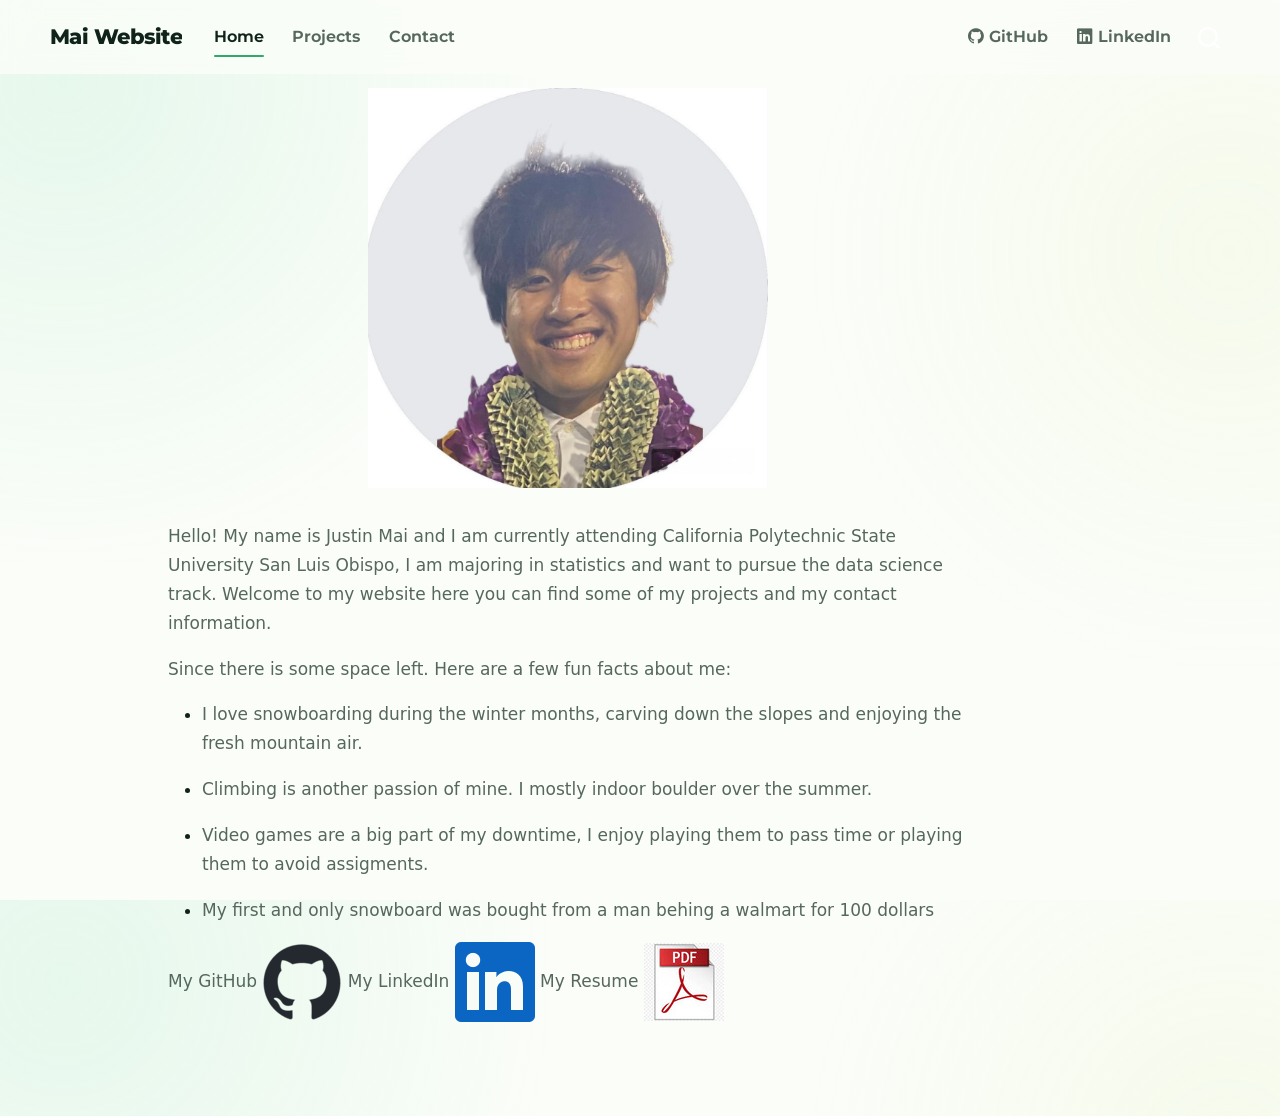
<file: index.html>
<!DOCTYPE html>
<html xmlns="http://www.w3.org/1999/xhtml" lang="en" xml:lang="en"><head>

<meta charset="utf-8">
<meta name="generator" content="quarto-1.4.553">

<meta name="viewport" content="width=device-width, initial-scale=1.0, user-scalable=yes">


<title>Mai Website -</title>
<style>
code{white-space: pre-wrap;}
span.smallcaps{font-variant: small-caps;}
div.columns{display: flex; gap: min(4vw, 1.5em);}
div.column{flex: auto; overflow-x: auto;}
div.hanging-indent{margin-left: 1.5em; text-indent: -1.5em;}
ul.task-list{list-style: none;}
ul.task-list li input[type="checkbox"] {
  width: 0.8em;
  margin: 0 0.8em 0.2em -1em; /* quarto-specific, see https://github.com/quarto-dev/quarto-cli/issues/4556 */ 
  vertical-align: middle;
}
</style>


<script src="site_libs/quarto-nav/quarto-nav.js"></script>
<script src="site_libs/quarto-nav/headroom.min.js"></script>
<script src="site_libs/clipboard/clipboard.min.js"></script>
<script src="site_libs/quarto-search/autocomplete.umd.js"></script>
<script src="site_libs/quarto-search/fuse.min.js"></script>
<script src="site_libs/quarto-search/quarto-search.js"></script>
<meta name="quarto:offset" content="./">
<script src="site_libs/quarto-html/quarto.js"></script>
<script src="site_libs/quarto-html/popper.min.js"></script>
<script src="site_libs/quarto-html/tippy.umd.min.js"></script>
<script src="site_libs/quarto-html/anchor.min.js"></script>
<link href="site_libs/quarto-html/tippy.css" rel="stylesheet">
<link href="site_libs/quarto-html/quarto-syntax-highlighting.css" rel="stylesheet" id="quarto-text-highlighting-styles">
<script src="site_libs/bootstrap/bootstrap.min.js"></script>
<link href="site_libs/bootstrap/bootstrap-icons.css" rel="stylesheet">
<link href="site_libs/bootstrap/bootstrap.min.css" rel="stylesheet" id="quarto-bootstrap" data-mode="light">
<script id="quarto-search-options" type="application/json">{
  "location": "navbar",
  "copy-button": false,
  "collapse-after": 3,
  "panel-placement": "end",
  "type": "overlay",
  "limit": 50,
  "keyboard-shortcut": [
    "f",
    "/",
    "s"
  ],
  "show-item-context": false,
  "language": {
    "search-no-results-text": "No results",
    "search-matching-documents-text": "matching documents",
    "search-copy-link-title": "Copy link to search",
    "search-hide-matches-text": "Hide additional matches",
    "search-more-match-text": "more match in this document",
    "search-more-matches-text": "more matches in this document",
    "search-clear-button-title": "Clear",
    "search-text-placeholder": "",
    "search-detached-cancel-button-title": "Cancel",
    "search-submit-button-title": "Submit",
    "search-label": "Search"
  }
}</script>


<link rel="stylesheet" href="styles.css">
</head>

<body class="nav-fixed">

<div id="quarto-search-results"></div>
  <header id="quarto-header" class="headroom fixed-top">
    <nav class="navbar navbar-expand-lg " data-bs-theme="dark">
      <div class="navbar-container container-fluid">
      <div class="navbar-brand-container mx-auto">
    <a class="navbar-brand" href="./index.html">
    <span class="navbar-title">Mai Website</span>
    </a>
  </div>
            <div id="quarto-search" class="" title="Search"></div>
          <button class="navbar-toggler" type="button" data-bs-toggle="collapse" data-bs-target="#navbarCollapse" aria-controls="navbarCollapse" aria-expanded="false" aria-label="Toggle navigation" onclick="if (window.quartoToggleHeadroom) { window.quartoToggleHeadroom(); }">
  <span class="navbar-toggler-icon"></span>
</button>
          <div class="collapse navbar-collapse" id="navbarCollapse">
            <ul class="navbar-nav navbar-nav-scroll me-auto">
  <li class="nav-item">
    <a class="nav-link active" href="./index.html" aria-current="page"> 
<span class="menu-text">Home</span></a>
  </li>  
  <li class="nav-item">
    <a class="nav-link" href="./projects.html"> 
<span class="menu-text">Projects</span></a>
  </li>  
  <li class="nav-item">
    <a class="nav-link" href="./resume.html"> 
<span class="menu-text">Contact</span></a>
  </li>  
</ul>
            <ul class="navbar-nav navbar-nav-scroll ms-auto">
  <li class="nav-item">
    <a class="nav-link" href="https://github.com/JustinMai042"> <i class="bi bi-github" role="img">
</i> 
<span class="menu-text">GitHub</span></a>
  </li>  
  <li class="nav-item">
    <a class="nav-link" href="https://www.linkedin.com/in/justin-mai-1b1ba8255/"> <i class="bi bi-linkedin" role="img">
</i> 
<span class="menu-text">LinkedIn</span></a>
  </li>  
</ul>
          </div> <!-- /navcollapse -->
          <div class="quarto-navbar-tools">
</div>
      </div> <!-- /container-fluid -->
    </nav>
</header>
<!-- content -->
<div id="quarto-content" class="quarto-container page-columns page-rows-contents page-layout-article page-navbar">
<!-- sidebar -->
<!-- margin-sidebar -->
    <div id="quarto-margin-sidebar" class="sidebar margin-sidebar">
        
    </div>
<!-- main -->
<main class="content" id="quarto-document-content">




<div class="quarto-figure quarto-figure-center">
<figure class="figure">
<p><img src="profimage.jpg" class="img-fluid quarto-figure quarto-figure-center figure-img" width="400"></p>
</figure>
</div>
<p>Hello! My name is Justin Mai and I am currently attending California Polytechnic State University San Luis Obispo, I am majoring in statistics and want to pursue the data science track. Welcome to my website here you can find some of my projects and my contact information.</p>
<p>Since there is some space left. Here are a few fun facts about me:</p>
<ul>
<li><p>I love snowboarding during the winter months, carving down the slopes and enjoying the fresh mountain air.</p></li>
<li><p>Climbing is another passion of mine. I mostly indoor boulder over the summer.</p></li>
<li><p>Video games are a big part of my downtime, I enjoy playing them to pass time or playing them to avoid assigments.</p></li>
<li><p>My first and only snowboard was bought from a man behing a walmart for 100 dollars</p></li>
</ul>
<p>My GitHub <a href="https://github.com/JustinMai042" data-fig-align="center" width="20px"><img src="github-mark.png" class="img-fluid" alt="GitHub Logo"></a> My LinkedIn <a href="https://www.linkedin.com/in/justin-mai-1b1ba8255/" data-fig-align="center" width="20px"><img src="ln-mark.png" class="img-fluid" alt="LinkedIn Logo"></a> My Resume <a href="resumeJM-06-02-24.pdf" data-fig-align="center" width="20px"><img src="pdf-mark.jpeg" class="img-fluid" alt="Pdf Logo"></a></p>



</main> <!-- /main -->
<script id="quarto-html-after-body" type="application/javascript">
window.document.addEventListener("DOMContentLoaded", function (event) {
  const toggleBodyColorMode = (bsSheetEl) => {
    const mode = bsSheetEl.getAttribute("data-mode");
    const bodyEl = window.document.querySelector("body");
    if (mode === "dark") {
      bodyEl.classList.add("quarto-dark");
      bodyEl.classList.remove("quarto-light");
    } else {
      bodyEl.classList.add("quarto-light");
      bodyEl.classList.remove("quarto-dark");
    }
  }
  const toggleBodyColorPrimary = () => {
    const bsSheetEl = window.document.querySelector("link#quarto-bootstrap");
    if (bsSheetEl) {
      toggleBodyColorMode(bsSheetEl);
    }
  }
  toggleBodyColorPrimary();  
  const icon = "";
  const anchorJS = new window.AnchorJS();
  anchorJS.options = {
    placement: 'right',
    icon: icon
  };
  anchorJS.add('.anchored');
  const isCodeAnnotation = (el) => {
    for (const clz of el.classList) {
      if (clz.startsWith('code-annotation-')) {                     
        return true;
      }
    }
    return false;
  }
  const clipboard = new window.ClipboardJS('.code-copy-button', {
    text: function(trigger) {
      const codeEl = trigger.previousElementSibling.cloneNode(true);
      for (const childEl of codeEl.children) {
        if (isCodeAnnotation(childEl)) {
          childEl.remove();
        }
      }
      return codeEl.innerText;
    }
  });
  clipboard.on('success', function(e) {
    // button target
    const button = e.trigger;
    // don't keep focus
    button.blur();
    // flash "checked"
    button.classList.add('code-copy-button-checked');
    var currentTitle = button.getAttribute("title");
    button.setAttribute("title", "Copied!");
    let tooltip;
    if (window.bootstrap) {
      button.setAttribute("data-bs-toggle", "tooltip");
      button.setAttribute("data-bs-placement", "left");
      button.setAttribute("data-bs-title", "Copied!");
      tooltip = new bootstrap.Tooltip(button, 
        { trigger: "manual", 
          customClass: "code-copy-button-tooltip",
          offset: [0, -8]});
      tooltip.show();    
    }
    setTimeout(function() {
      if (tooltip) {
        tooltip.hide();
        button.removeAttribute("data-bs-title");
        button.removeAttribute("data-bs-toggle");
        button.removeAttribute("data-bs-placement");
      }
      button.setAttribute("title", currentTitle);
      button.classList.remove('code-copy-button-checked');
    }, 1000);
    // clear code selection
    e.clearSelection();
  });
    var localhostRegex = new RegExp(/^(?:http|https):\/\/localhost\:?[0-9]*\//);
    var mailtoRegex = new RegExp(/^mailto:/);
      var filterRegex = new RegExp('/' + window.location.host + '/');
    var isInternal = (href) => {
        return filterRegex.test(href) || localhostRegex.test(href) || mailtoRegex.test(href);
    }
    // Inspect non-navigation links and adorn them if external
 	var links = window.document.querySelectorAll('a[href]:not(.nav-link):not(.navbar-brand):not(.toc-action):not(.sidebar-link):not(.sidebar-item-toggle):not(.pagination-link):not(.no-external):not([aria-hidden]):not(.dropdown-item):not(.quarto-navigation-tool)');
    for (var i=0; i<links.length; i++) {
      const link = links[i];
      if (!isInternal(link.href)) {
        // undo the damage that might have been done by quarto-nav.js in the case of
        // links that we want to consider external
        if (link.dataset.originalHref !== undefined) {
          link.href = link.dataset.originalHref;
        }
      }
    }
  function tippyHover(el, contentFn, onTriggerFn, onUntriggerFn) {
    const config = {
      allowHTML: true,
      maxWidth: 500,
      delay: 100,
      arrow: false,
      appendTo: function(el) {
          return el.parentElement;
      },
      interactive: true,
      interactiveBorder: 10,
      theme: 'quarto',
      placement: 'bottom-start',
    };
    if (contentFn) {
      config.content = contentFn;
    }
    if (onTriggerFn) {
      config.onTrigger = onTriggerFn;
    }
    if (onUntriggerFn) {
      config.onUntrigger = onUntriggerFn;
    }
    window.tippy(el, config); 
  }
  const noterefs = window.document.querySelectorAll('a[role="doc-noteref"]');
  for (var i=0; i<noterefs.length; i++) {
    const ref = noterefs[i];
    tippyHover(ref, function() {
      // use id or data attribute instead here
      let href = ref.getAttribute('data-footnote-href') || ref.getAttribute('href');
      try { href = new URL(href).hash; } catch {}
      const id = href.replace(/^#\/?/, "");
      const note = window.document.getElementById(id);
      if (note) {
        return note.innerHTML;
      } else {
        return "";
      }
    });
  }
  const xrefs = window.document.querySelectorAll('a.quarto-xref');
  const processXRef = (id, note) => {
    // Strip column container classes
    const stripColumnClz = (el) => {
      el.classList.remove("page-full", "page-columns");
      if (el.children) {
        for (const child of el.children) {
          stripColumnClz(child);
        }
      }
    }
    stripColumnClz(note)
    if (id === null || id.startsWith('sec-')) {
      // Special case sections, only their first couple elements
      const container = document.createElement("div");
      if (note.children && note.children.length > 2) {
        container.appendChild(note.children[0].cloneNode(true));
        for (let i = 1; i < note.children.length; i++) {
          const child = note.children[i];
          if (child.tagName === "P" && child.innerText === "") {
            continue;
          } else {
            container.appendChild(child.cloneNode(true));
            break;
          }
        }
        if (window.Quarto?.typesetMath) {
          window.Quarto.typesetMath(container);
        }
        return container.innerHTML
      } else {
        if (window.Quarto?.typesetMath) {
          window.Quarto.typesetMath(note);
        }
        return note.innerHTML;
      }
    } else {
      // Remove any anchor links if they are present
      const anchorLink = note.querySelector('a.anchorjs-link');
      if (anchorLink) {
        anchorLink.remove();
      }
      if (window.Quarto?.typesetMath) {
        window.Quarto.typesetMath(note);
      }
      // TODO in 1.5, we should make sure this works without a callout special case
      if (note.classList.contains("callout")) {
        return note.outerHTML;
      } else {
        return note.innerHTML;
      }
    }
  }
  for (var i=0; i<xrefs.length; i++) {
    const xref = xrefs[i];
    tippyHover(xref, undefined, function(instance) {
      instance.disable();
      let url = xref.getAttribute('href');
      let hash = undefined; 
      if (url.startsWith('#')) {
        hash = url;
      } else {
        try { hash = new URL(url).hash; } catch {}
      }
      if (hash) {
        const id = hash.replace(/^#\/?/, "");
        const note = window.document.getElementById(id);
        if (note !== null) {
          try {
            const html = processXRef(id, note.cloneNode(true));
            instance.setContent(html);
          } finally {
            instance.enable();
            instance.show();
          }
        } else {
          // See if we can fetch this
          fetch(url.split('#')[0])
          .then(res => res.text())
          .then(html => {
            const parser = new DOMParser();
            const htmlDoc = parser.parseFromString(html, "text/html");
            const note = htmlDoc.getElementById(id);
            if (note !== null) {
              const html = processXRef(id, note);
              instance.setContent(html);
            } 
          }).finally(() => {
            instance.enable();
            instance.show();
          });
        }
      } else {
        // See if we can fetch a full url (with no hash to target)
        // This is a special case and we should probably do some content thinning / targeting
        fetch(url)
        .then(res => res.text())
        .then(html => {
          const parser = new DOMParser();
          const htmlDoc = parser.parseFromString(html, "text/html");
          const note = htmlDoc.querySelector('main.content');
          if (note !== null) {
            // This should only happen for chapter cross references
            // (since there is no id in the URL)
            // remove the first header
            if (note.children.length > 0 && note.children[0].tagName === "HEADER") {
              note.children[0].remove();
            }
            const html = processXRef(null, note);
            instance.setContent(html);
          } 
        }).finally(() => {
          instance.enable();
          instance.show();
        });
      }
    }, function(instance) {
    });
  }
      let selectedAnnoteEl;
      const selectorForAnnotation = ( cell, annotation) => {
        let cellAttr = 'data-code-cell="' + cell + '"';
        let lineAttr = 'data-code-annotation="' +  annotation + '"';
        const selector = 'span[' + cellAttr + '][' + lineAttr + ']';
        return selector;
      }
      const selectCodeLines = (annoteEl) => {
        const doc = window.document;
        const targetCell = annoteEl.getAttribute("data-target-cell");
        const targetAnnotation = annoteEl.getAttribute("data-target-annotation");
        const annoteSpan = window.document.querySelector(selectorForAnnotation(targetCell, targetAnnotation));
        const lines = annoteSpan.getAttribute("data-code-lines").split(",");
        const lineIds = lines.map((line) => {
          return targetCell + "-" + line;
        })
        let top = null;
        let height = null;
        let parent = null;
        if (lineIds.length > 0) {
            //compute the position of the single el (top and bottom and make a div)
            const el = window.document.getElementById(lineIds[0]);
            top = el.offsetTop;
            height = el.offsetHeight;
            parent = el.parentElement.parentElement;
          if (lineIds.length > 1) {
            const lastEl = window.document.getElementById(lineIds[lineIds.length - 1]);
            const bottom = lastEl.offsetTop + lastEl.offsetHeight;
            height = bottom - top;
          }
          if (top !== null && height !== null && parent !== null) {
            // cook up a div (if necessary) and position it 
            let div = window.document.getElementById("code-annotation-line-highlight");
            if (div === null) {
              div = window.document.createElement("div");
              div.setAttribute("id", "code-annotation-line-highlight");
              div.style.position = 'absolute';
              parent.appendChild(div);
            }
            div.style.top = top - 2 + "px";
            div.style.height = height + 4 + "px";
            div.style.left = 0;
            let gutterDiv = window.document.getElementById("code-annotation-line-highlight-gutter");
            if (gutterDiv === null) {
              gutterDiv = window.document.createElement("div");
              gutterDiv.setAttribute("id", "code-annotation-line-highlight-gutter");
              gutterDiv.style.position = 'absolute';
              const codeCell = window.document.getElementById(targetCell);
              const gutter = codeCell.querySelector('.code-annotation-gutter');
              gutter.appendChild(gutterDiv);
            }
            gutterDiv.style.top = top - 2 + "px";
            gutterDiv.style.height = height + 4 + "px";
          }
          selectedAnnoteEl = annoteEl;
        }
      };
      const unselectCodeLines = () => {
        const elementsIds = ["code-annotation-line-highlight", "code-annotation-line-highlight-gutter"];
        elementsIds.forEach((elId) => {
          const div = window.document.getElementById(elId);
          if (div) {
            div.remove();
          }
        });
        selectedAnnoteEl = undefined;
      };
        // Handle positioning of the toggle
    window.addEventListener(
      "resize",
      throttle(() => {
        elRect = undefined;
        if (selectedAnnoteEl) {
          selectCodeLines(selectedAnnoteEl);
        }
      }, 10)
    );
    function throttle(fn, ms) {
    let throttle = false;
    let timer;
      return (...args) => {
        if(!throttle) { // first call gets through
            fn.apply(this, args);
            throttle = true;
        } else { // all the others get throttled
            if(timer) clearTimeout(timer); // cancel #2
            timer = setTimeout(() => {
              fn.apply(this, args);
              timer = throttle = false;
            }, ms);
        }
      };
    }
      // Attach click handler to the DT
      const annoteDls = window.document.querySelectorAll('dt[data-target-cell]');
      for (const annoteDlNode of annoteDls) {
        annoteDlNode.addEventListener('click', (event) => {
          const clickedEl = event.target;
          if (clickedEl !== selectedAnnoteEl) {
            unselectCodeLines();
            const activeEl = window.document.querySelector('dt[data-target-cell].code-annotation-active');
            if (activeEl) {
              activeEl.classList.remove('code-annotation-active');
            }
            selectCodeLines(clickedEl);
            clickedEl.classList.add('code-annotation-active');
          } else {
            // Unselect the line
            unselectCodeLines();
            clickedEl.classList.remove('code-annotation-active');
          }
        });
      }
  const findCites = (el) => {
    const parentEl = el.parentElement;
    if (parentEl) {
      const cites = parentEl.dataset.cites;
      if (cites) {
        return {
          el,
          cites: cites.split(' ')
        };
      } else {
        return findCites(el.parentElement)
      }
    } else {
      return undefined;
    }
  };
  var bibliorefs = window.document.querySelectorAll('a[role="doc-biblioref"]');
  for (var i=0; i<bibliorefs.length; i++) {
    const ref = bibliorefs[i];
    const citeInfo = findCites(ref);
    if (citeInfo) {
      tippyHover(citeInfo.el, function() {
        var popup = window.document.createElement('div');
        citeInfo.cites.forEach(function(cite) {
          var citeDiv = window.document.createElement('div');
          citeDiv.classList.add('hanging-indent');
          citeDiv.classList.add('csl-entry');
          var biblioDiv = window.document.getElementById('ref-' + cite);
          if (biblioDiv) {
            citeDiv.innerHTML = biblioDiv.innerHTML;
          }
          popup.appendChild(citeDiv);
        });
        return popup.innerHTML;
      });
    }
  }
});
</script>
</div> <!-- /content -->




</body></html>
</file>
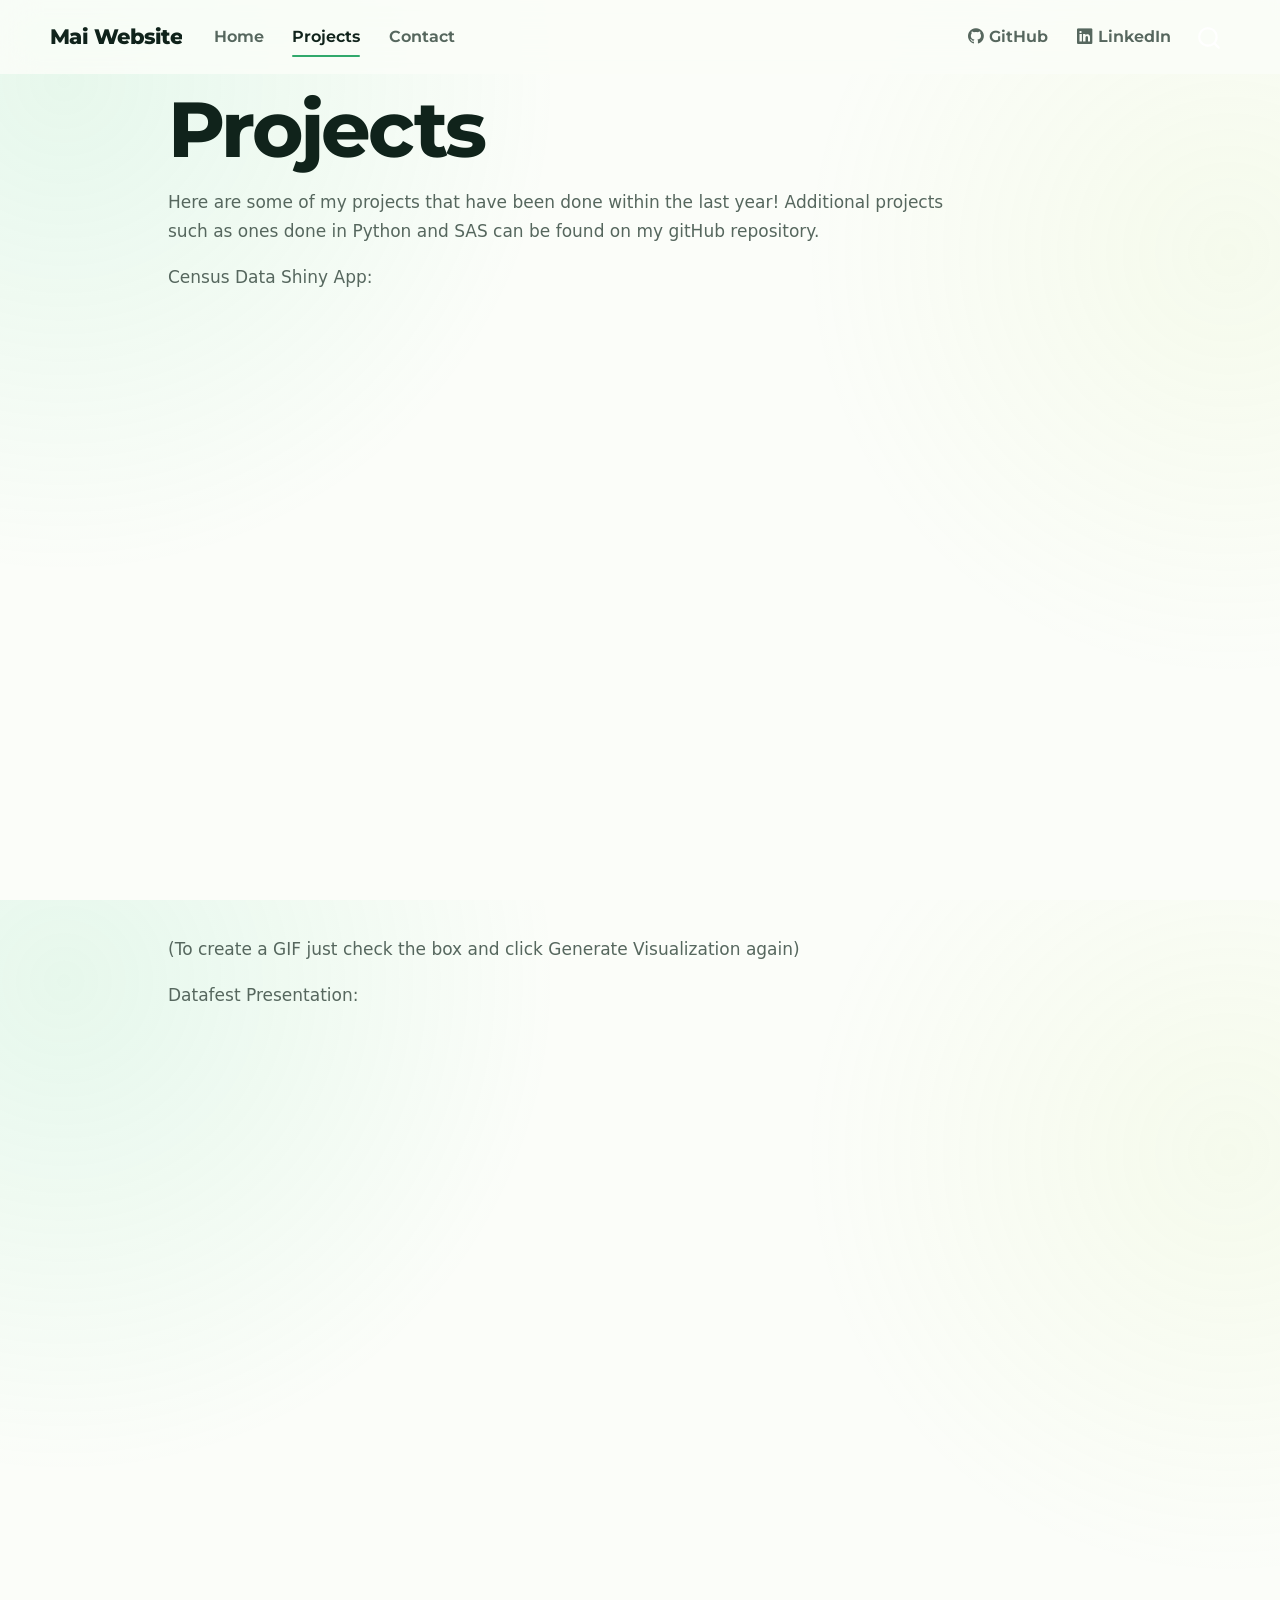
<file: projects.html>
<!DOCTYPE html>
<html xmlns="http://www.w3.org/1999/xhtml" lang="en" xml:lang="en"><head>

<meta charset="utf-8">
<meta name="generator" content="quarto-1.4.553">

<meta name="viewport" content="width=device-width, initial-scale=1.0, user-scalable=yes">


<title>Mai Website - Projects</title>
<style>
code{white-space: pre-wrap;}
span.smallcaps{font-variant: small-caps;}
div.columns{display: flex; gap: min(4vw, 1.5em);}
div.column{flex: auto; overflow-x: auto;}
div.hanging-indent{margin-left: 1.5em; text-indent: -1.5em;}
ul.task-list{list-style: none;}
ul.task-list li input[type="checkbox"] {
  width: 0.8em;
  margin: 0 0.8em 0.2em -1em; /* quarto-specific, see https://github.com/quarto-dev/quarto-cli/issues/4556 */ 
  vertical-align: middle;
}
</style>


<script src="site_libs/quarto-nav/quarto-nav.js"></script>
<script src="site_libs/quarto-nav/headroom.min.js"></script>
<script src="site_libs/clipboard/clipboard.min.js"></script>
<script src="site_libs/quarto-search/autocomplete.umd.js"></script>
<script src="site_libs/quarto-search/fuse.min.js"></script>
<script src="site_libs/quarto-search/quarto-search.js"></script>
<meta name="quarto:offset" content="./">
<script src="site_libs/quarto-html/quarto.js"></script>
<script src="site_libs/quarto-html/popper.min.js"></script>
<script src="site_libs/quarto-html/tippy.umd.min.js"></script>
<script src="site_libs/quarto-html/anchor.min.js"></script>
<link href="site_libs/quarto-html/tippy.css" rel="stylesheet">
<link href="site_libs/quarto-html/quarto-syntax-highlighting.css" rel="stylesheet" id="quarto-text-highlighting-styles">
<script src="site_libs/bootstrap/bootstrap.min.js"></script>
<link href="site_libs/bootstrap/bootstrap-icons.css" rel="stylesheet">
<link href="site_libs/bootstrap/bootstrap.min.css" rel="stylesheet" id="quarto-bootstrap" data-mode="light">
<script id="quarto-search-options" type="application/json">{
  "location": "navbar",
  "copy-button": false,
  "collapse-after": 3,
  "panel-placement": "end",
  "type": "overlay",
  "limit": 50,
  "keyboard-shortcut": [
    "f",
    "/",
    "s"
  ],
  "show-item-context": false,
  "language": {
    "search-no-results-text": "No results",
    "search-matching-documents-text": "matching documents",
    "search-copy-link-title": "Copy link to search",
    "search-hide-matches-text": "Hide additional matches",
    "search-more-match-text": "more match in this document",
    "search-more-matches-text": "more matches in this document",
    "search-clear-button-title": "Clear",
    "search-text-placeholder": "",
    "search-detached-cancel-button-title": "Cancel",
    "search-submit-button-title": "Submit",
    "search-label": "Search"
  }
}</script>


<link rel="stylesheet" href="styles.css">
</head>

<body class="nav-fixed">

<div id="quarto-search-results"></div>
  <header id="quarto-header" class="headroom fixed-top">
    <nav class="navbar navbar-expand-lg " data-bs-theme="dark">
      <div class="navbar-container container-fluid">
      <div class="navbar-brand-container mx-auto">
    <a class="navbar-brand" href="./index.html">
    <span class="navbar-title">Mai Website</span>
    </a>
  </div>
            <div id="quarto-search" class="" title="Search"></div>
          <button class="navbar-toggler" type="button" data-bs-toggle="collapse" data-bs-target="#navbarCollapse" aria-controls="navbarCollapse" aria-expanded="false" aria-label="Toggle navigation" onclick="if (window.quartoToggleHeadroom) { window.quartoToggleHeadroom(); }">
  <span class="navbar-toggler-icon"></span>
</button>
          <div class="collapse navbar-collapse" id="navbarCollapse">
            <ul class="navbar-nav navbar-nav-scroll me-auto">
  <li class="nav-item">
    <a class="nav-link" href="./index.html"> 
<span class="menu-text">Home</span></a>
  </li>  
  <li class="nav-item">
    <a class="nav-link active" href="./projects.html" aria-current="page"> 
<span class="menu-text">Projects</span></a>
  </li>  
  <li class="nav-item">
    <a class="nav-link" href="./resume.html"> 
<span class="menu-text">Contact</span></a>
  </li>  
</ul>
            <ul class="navbar-nav navbar-nav-scroll ms-auto">
  <li class="nav-item">
    <a class="nav-link" href="https://github.com/JustinMai042"> <i class="bi bi-github" role="img">
</i> 
<span class="menu-text">GitHub</span></a>
  </li>  
  <li class="nav-item">
    <a class="nav-link" href="https://www.linkedin.com/in/justin-mai-1b1ba8255/"> <i class="bi bi-linkedin" role="img">
</i> 
<span class="menu-text">LinkedIn</span></a>
  </li>  
</ul>
          </div> <!-- /navcollapse -->
          <div class="quarto-navbar-tools">
</div>
      </div> <!-- /container-fluid -->
    </nav>
</header>
<!-- content -->
<div id="quarto-content" class="quarto-container page-columns page-rows-contents page-layout-article page-navbar">
<!-- sidebar -->
<!-- margin-sidebar -->
    <div id="quarto-margin-sidebar" class="sidebar margin-sidebar">
        
    </div>
<!-- main -->
<main class="content" id="quarto-document-content">

<header id="title-block-header" class="quarto-title-block default">
<div class="quarto-title">
<h1 class="title">Projects</h1>
</div>



<div class="quarto-title-meta">

    
  
    
  </div>
  


</header>


<p>Here are some of my projects that have been done within the last year! Additional projects such as ones done in Python and SAS can be found on my gitHub repository.</p>
<p>Census Data Shiny App:</p>
<iframe src="https://justinmai042.shinyapps.io/census_gif_final/" width="100%" height="600px">
</iframe>
<p>(To create a GIF just check the box and click Generate Visualization again)</p>
<p>Datafest Presentation:</p>
<iframe src="datafestslides.pdf" frameborder="0" width="100%" height="600px">
</iframe>



</main> <!-- /main -->
<script id="quarto-html-after-body" type="application/javascript">
window.document.addEventListener("DOMContentLoaded", function (event) {
  const toggleBodyColorMode = (bsSheetEl) => {
    const mode = bsSheetEl.getAttribute("data-mode");
    const bodyEl = window.document.querySelector("body");
    if (mode === "dark") {
      bodyEl.classList.add("quarto-dark");
      bodyEl.classList.remove("quarto-light");
    } else {
      bodyEl.classList.add("quarto-light");
      bodyEl.classList.remove("quarto-dark");
    }
  }
  const toggleBodyColorPrimary = () => {
    const bsSheetEl = window.document.querySelector("link#quarto-bootstrap");
    if (bsSheetEl) {
      toggleBodyColorMode(bsSheetEl);
    }
  }
  toggleBodyColorPrimary();  
  const icon = "";
  const anchorJS = new window.AnchorJS();
  anchorJS.options = {
    placement: 'right',
    icon: icon
  };
  anchorJS.add('.anchored');
  const isCodeAnnotation = (el) => {
    for (const clz of el.classList) {
      if (clz.startsWith('code-annotation-')) {                     
        return true;
      }
    }
    return false;
  }
  const clipboard = new window.ClipboardJS('.code-copy-button', {
    text: function(trigger) {
      const codeEl = trigger.previousElementSibling.cloneNode(true);
      for (const childEl of codeEl.children) {
        if (isCodeAnnotation(childEl)) {
          childEl.remove();
        }
      }
      return codeEl.innerText;
    }
  });
  clipboard.on('success', function(e) {
    // button target
    const button = e.trigger;
    // don't keep focus
    button.blur();
    // flash "checked"
    button.classList.add('code-copy-button-checked');
    var currentTitle = button.getAttribute("title");
    button.setAttribute("title", "Copied!");
    let tooltip;
    if (window.bootstrap) {
      button.setAttribute("data-bs-toggle", "tooltip");
      button.setAttribute("data-bs-placement", "left");
      button.setAttribute("data-bs-title", "Copied!");
      tooltip = new bootstrap.Tooltip(button, 
        { trigger: "manual", 
          customClass: "code-copy-button-tooltip",
          offset: [0, -8]});
      tooltip.show();    
    }
    setTimeout(function() {
      if (tooltip) {
        tooltip.hide();
        button.removeAttribute("data-bs-title");
        button.removeAttribute("data-bs-toggle");
        button.removeAttribute("data-bs-placement");
      }
      button.setAttribute("title", currentTitle);
      button.classList.remove('code-copy-button-checked');
    }, 1000);
    // clear code selection
    e.clearSelection();
  });
    var localhostRegex = new RegExp(/^(?:http|https):\/\/localhost\:?[0-9]*\//);
    var mailtoRegex = new RegExp(/^mailto:/);
      var filterRegex = new RegExp('/' + window.location.host + '/');
    var isInternal = (href) => {
        return filterRegex.test(href) || localhostRegex.test(href) || mailtoRegex.test(href);
    }
    // Inspect non-navigation links and adorn them if external
 	var links = window.document.querySelectorAll('a[href]:not(.nav-link):not(.navbar-brand):not(.toc-action):not(.sidebar-link):not(.sidebar-item-toggle):not(.pagination-link):not(.no-external):not([aria-hidden]):not(.dropdown-item):not(.quarto-navigation-tool)');
    for (var i=0; i<links.length; i++) {
      const link = links[i];
      if (!isInternal(link.href)) {
        // undo the damage that might have been done by quarto-nav.js in the case of
        // links that we want to consider external
        if (link.dataset.originalHref !== undefined) {
          link.href = link.dataset.originalHref;
        }
      }
    }
  function tippyHover(el, contentFn, onTriggerFn, onUntriggerFn) {
    const config = {
      allowHTML: true,
      maxWidth: 500,
      delay: 100,
      arrow: false,
      appendTo: function(el) {
          return el.parentElement;
      },
      interactive: true,
      interactiveBorder: 10,
      theme: 'quarto',
      placement: 'bottom-start',
    };
    if (contentFn) {
      config.content = contentFn;
    }
    if (onTriggerFn) {
      config.onTrigger = onTriggerFn;
    }
    if (onUntriggerFn) {
      config.onUntrigger = onUntriggerFn;
    }
    window.tippy(el, config); 
  }
  const noterefs = window.document.querySelectorAll('a[role="doc-noteref"]');
  for (var i=0; i<noterefs.length; i++) {
    const ref = noterefs[i];
    tippyHover(ref, function() {
      // use id or data attribute instead here
      let href = ref.getAttribute('data-footnote-href') || ref.getAttribute('href');
      try { href = new URL(href).hash; } catch {}
      const id = href.replace(/^#\/?/, "");
      const note = window.document.getElementById(id);
      if (note) {
        return note.innerHTML;
      } else {
        return "";
      }
    });
  }
  const xrefs = window.document.querySelectorAll('a.quarto-xref');
  const processXRef = (id, note) => {
    // Strip column container classes
    const stripColumnClz = (el) => {
      el.classList.remove("page-full", "page-columns");
      if (el.children) {
        for (const child of el.children) {
          stripColumnClz(child);
        }
      }
    }
    stripColumnClz(note)
    if (id === null || id.startsWith('sec-')) {
      // Special case sections, only their first couple elements
      const container = document.createElement("div");
      if (note.children && note.children.length > 2) {
        container.appendChild(note.children[0].cloneNode(true));
        for (let i = 1; i < note.children.length; i++) {
          const child = note.children[i];
          if (child.tagName === "P" && child.innerText === "") {
            continue;
          } else {
            container.appendChild(child.cloneNode(true));
            break;
          }
        }
        if (window.Quarto?.typesetMath) {
          window.Quarto.typesetMath(container);
        }
        return container.innerHTML
      } else {
        if (window.Quarto?.typesetMath) {
          window.Quarto.typesetMath(note);
        }
        return note.innerHTML;
      }
    } else {
      // Remove any anchor links if they are present
      const anchorLink = note.querySelector('a.anchorjs-link');
      if (anchorLink) {
        anchorLink.remove();
      }
      if (window.Quarto?.typesetMath) {
        window.Quarto.typesetMath(note);
      }
      // TODO in 1.5, we should make sure this works without a callout special case
      if (note.classList.contains("callout")) {
        return note.outerHTML;
      } else {
        return note.innerHTML;
      }
    }
  }
  for (var i=0; i<xrefs.length; i++) {
    const xref = xrefs[i];
    tippyHover(xref, undefined, function(instance) {
      instance.disable();
      let url = xref.getAttribute('href');
      let hash = undefined; 
      if (url.startsWith('#')) {
        hash = url;
      } else {
        try { hash = new URL(url).hash; } catch {}
      }
      if (hash) {
        const id = hash.replace(/^#\/?/, "");
        const note = window.document.getElementById(id);
        if (note !== null) {
          try {
            const html = processXRef(id, note.cloneNode(true));
            instance.setContent(html);
          } finally {
            instance.enable();
            instance.show();
          }
        } else {
          // See if we can fetch this
          fetch(url.split('#')[0])
          .then(res => res.text())
          .then(html => {
            const parser = new DOMParser();
            const htmlDoc = parser.parseFromString(html, "text/html");
            const note = htmlDoc.getElementById(id);
            if (note !== null) {
              const html = processXRef(id, note);
              instance.setContent(html);
            } 
          }).finally(() => {
            instance.enable();
            instance.show();
          });
        }
      } else {
        // See if we can fetch a full url (with no hash to target)
        // This is a special case and we should probably do some content thinning / targeting
        fetch(url)
        .then(res => res.text())
        .then(html => {
          const parser = new DOMParser();
          const htmlDoc = parser.parseFromString(html, "text/html");
          const note = htmlDoc.querySelector('main.content');
          if (note !== null) {
            // This should only happen for chapter cross references
            // (since there is no id in the URL)
            // remove the first header
            if (note.children.length > 0 && note.children[0].tagName === "HEADER") {
              note.children[0].remove();
            }
            const html = processXRef(null, note);
            instance.setContent(html);
          } 
        }).finally(() => {
          instance.enable();
          instance.show();
        });
      }
    }, function(instance) {
    });
  }
      let selectedAnnoteEl;
      const selectorForAnnotation = ( cell, annotation) => {
        let cellAttr = 'data-code-cell="' + cell + '"';
        let lineAttr = 'data-code-annotation="' +  annotation + '"';
        const selector = 'span[' + cellAttr + '][' + lineAttr + ']';
        return selector;
      }
      const selectCodeLines = (annoteEl) => {
        const doc = window.document;
        const targetCell = annoteEl.getAttribute("data-target-cell");
        const targetAnnotation = annoteEl.getAttribute("data-target-annotation");
        const annoteSpan = window.document.querySelector(selectorForAnnotation(targetCell, targetAnnotation));
        const lines = annoteSpan.getAttribute("data-code-lines").split(",");
        const lineIds = lines.map((line) => {
          return targetCell + "-" + line;
        })
        let top = null;
        let height = null;
        let parent = null;
        if (lineIds.length > 0) {
            //compute the position of the single el (top and bottom and make a div)
            const el = window.document.getElementById(lineIds[0]);
            top = el.offsetTop;
            height = el.offsetHeight;
            parent = el.parentElement.parentElement;
          if (lineIds.length > 1) {
            const lastEl = window.document.getElementById(lineIds[lineIds.length - 1]);
            const bottom = lastEl.offsetTop + lastEl.offsetHeight;
            height = bottom - top;
          }
          if (top !== null && height !== null && parent !== null) {
            // cook up a div (if necessary) and position it 
            let div = window.document.getElementById("code-annotation-line-highlight");
            if (div === null) {
              div = window.document.createElement("div");
              div.setAttribute("id", "code-annotation-line-highlight");
              div.style.position = 'absolute';
              parent.appendChild(div);
            }
            div.style.top = top - 2 + "px";
            div.style.height = height + 4 + "px";
            div.style.left = 0;
            let gutterDiv = window.document.getElementById("code-annotation-line-highlight-gutter");
            if (gutterDiv === null) {
              gutterDiv = window.document.createElement("div");
              gutterDiv.setAttribute("id", "code-annotation-line-highlight-gutter");
              gutterDiv.style.position = 'absolute';
              const codeCell = window.document.getElementById(targetCell);
              const gutter = codeCell.querySelector('.code-annotation-gutter');
              gutter.appendChild(gutterDiv);
            }
            gutterDiv.style.top = top - 2 + "px";
            gutterDiv.style.height = height + 4 + "px";
          }
          selectedAnnoteEl = annoteEl;
        }
      };
      const unselectCodeLines = () => {
        const elementsIds = ["code-annotation-line-highlight", "code-annotation-line-highlight-gutter"];
        elementsIds.forEach((elId) => {
          const div = window.document.getElementById(elId);
          if (div) {
            div.remove();
          }
        });
        selectedAnnoteEl = undefined;
      };
        // Handle positioning of the toggle
    window.addEventListener(
      "resize",
      throttle(() => {
        elRect = undefined;
        if (selectedAnnoteEl) {
          selectCodeLines(selectedAnnoteEl);
        }
      }, 10)
    );
    function throttle(fn, ms) {
    let throttle = false;
    let timer;
      return (...args) => {
        if(!throttle) { // first call gets through
            fn.apply(this, args);
            throttle = true;
        } else { // all the others get throttled
            if(timer) clearTimeout(timer); // cancel #2
            timer = setTimeout(() => {
              fn.apply(this, args);
              timer = throttle = false;
            }, ms);
        }
      };
    }
      // Attach click handler to the DT
      const annoteDls = window.document.querySelectorAll('dt[data-target-cell]');
      for (const annoteDlNode of annoteDls) {
        annoteDlNode.addEventListener('click', (event) => {
          const clickedEl = event.target;
          if (clickedEl !== selectedAnnoteEl) {
            unselectCodeLines();
            const activeEl = window.document.querySelector('dt[data-target-cell].code-annotation-active');
            if (activeEl) {
              activeEl.classList.remove('code-annotation-active');
            }
            selectCodeLines(clickedEl);
            clickedEl.classList.add('code-annotation-active');
          } else {
            // Unselect the line
            unselectCodeLines();
            clickedEl.classList.remove('code-annotation-active');
          }
        });
      }
  const findCites = (el) => {
    const parentEl = el.parentElement;
    if (parentEl) {
      const cites = parentEl.dataset.cites;
      if (cites) {
        return {
          el,
          cites: cites.split(' ')
        };
      } else {
        return findCites(el.parentElement)
      }
    } else {
      return undefined;
    }
  };
  var bibliorefs = window.document.querySelectorAll('a[role="doc-biblioref"]');
  for (var i=0; i<bibliorefs.length; i++) {
    const ref = bibliorefs[i];
    const citeInfo = findCites(ref);
    if (citeInfo) {
      tippyHover(citeInfo.el, function() {
        var popup = window.document.createElement('div');
        citeInfo.cites.forEach(function(cite) {
          var citeDiv = window.document.createElement('div');
          citeDiv.classList.add('hanging-indent');
          citeDiv.classList.add('csl-entry');
          var biblioDiv = window.document.getElementById('ref-' + cite);
          if (biblioDiv) {
            citeDiv.innerHTML = biblioDiv.innerHTML;
          }
          popup.appendChild(citeDiv);
        });
        return popup.innerHTML;
      });
    }
  }
});
</script>
</div> <!-- /content -->




</body></html>
</file>
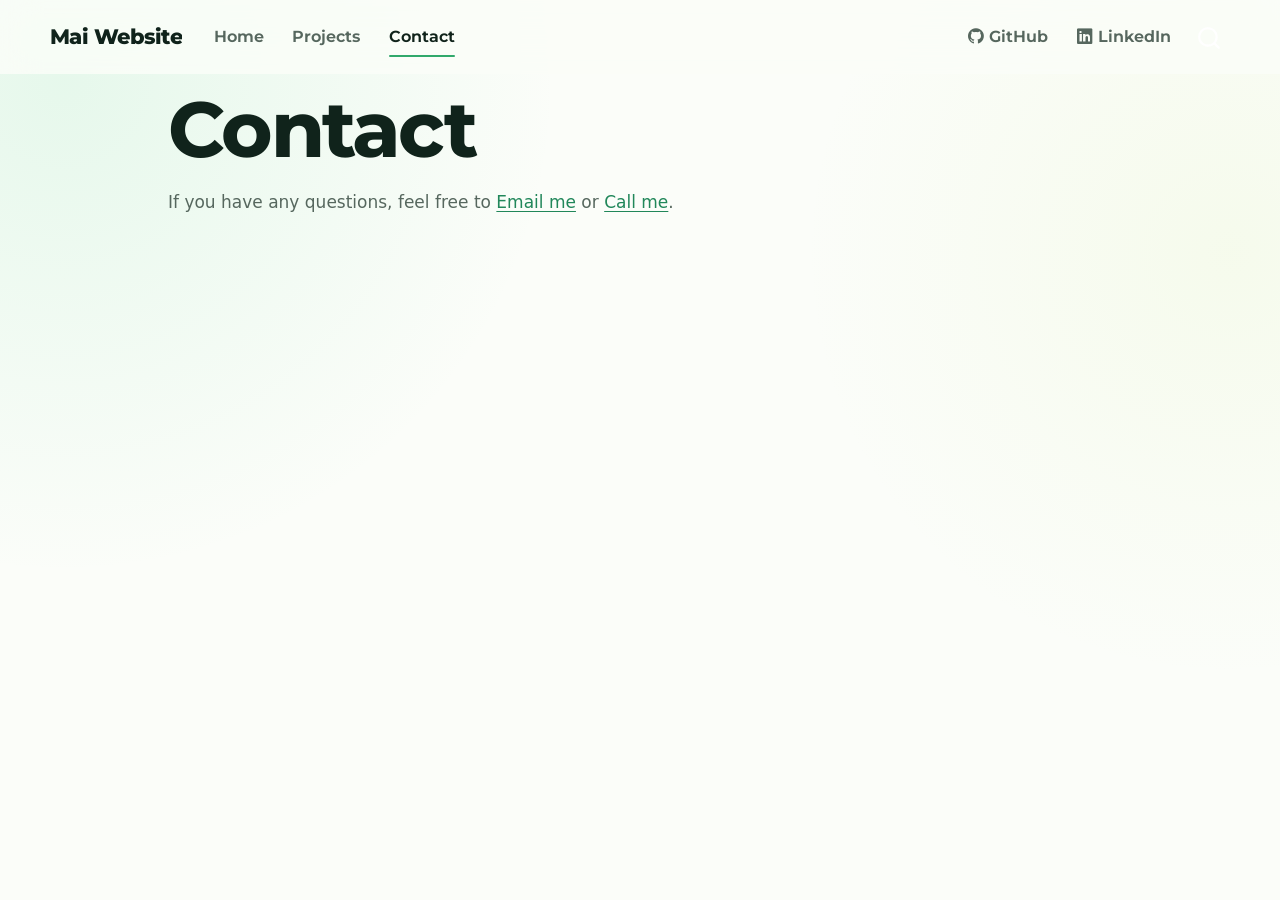
<file: resume.html>
<!DOCTYPE html>
<html xmlns="http://www.w3.org/1999/xhtml" lang="en" xml:lang="en"><head>

<meta charset="utf-8">
<meta name="generator" content="quarto-1.4.553">

<meta name="viewport" content="width=device-width, initial-scale=1.0, user-scalable=yes">


<title>Mai Website - Contact</title>
<style>
code{white-space: pre-wrap;}
span.smallcaps{font-variant: small-caps;}
div.columns{display: flex; gap: min(4vw, 1.5em);}
div.column{flex: auto; overflow-x: auto;}
div.hanging-indent{margin-left: 1.5em; text-indent: -1.5em;}
ul.task-list{list-style: none;}
ul.task-list li input[type="checkbox"] {
  width: 0.8em;
  margin: 0 0.8em 0.2em -1em; /* quarto-specific, see https://github.com/quarto-dev/quarto-cli/issues/4556 */ 
  vertical-align: middle;
}
</style>


<script src="site_libs/quarto-nav/quarto-nav.js"></script>
<script src="site_libs/quarto-nav/headroom.min.js"></script>
<script src="site_libs/clipboard/clipboard.min.js"></script>
<script src="site_libs/quarto-search/autocomplete.umd.js"></script>
<script src="site_libs/quarto-search/fuse.min.js"></script>
<script src="site_libs/quarto-search/quarto-search.js"></script>
<meta name="quarto:offset" content="./">
<script src="site_libs/quarto-html/quarto.js"></script>
<script src="site_libs/quarto-html/popper.min.js"></script>
<script src="site_libs/quarto-html/tippy.umd.min.js"></script>
<script src="site_libs/quarto-html/anchor.min.js"></script>
<link href="site_libs/quarto-html/tippy.css" rel="stylesheet">
<link href="site_libs/quarto-html/quarto-syntax-highlighting.css" rel="stylesheet" id="quarto-text-highlighting-styles">
<script src="site_libs/bootstrap/bootstrap.min.js"></script>
<link href="site_libs/bootstrap/bootstrap-icons.css" rel="stylesheet">
<link href="site_libs/bootstrap/bootstrap.min.css" rel="stylesheet" id="quarto-bootstrap" data-mode="light">
<script id="quarto-search-options" type="application/json">{
  "location": "navbar",
  "copy-button": false,
  "collapse-after": 3,
  "panel-placement": "end",
  "type": "overlay",
  "limit": 50,
  "keyboard-shortcut": [
    "f",
    "/",
    "s"
  ],
  "show-item-context": false,
  "language": {
    "search-no-results-text": "No results",
    "search-matching-documents-text": "matching documents",
    "search-copy-link-title": "Copy link to search",
    "search-hide-matches-text": "Hide additional matches",
    "search-more-match-text": "more match in this document",
    "search-more-matches-text": "more matches in this document",
    "search-clear-button-title": "Clear",
    "search-text-placeholder": "",
    "search-detached-cancel-button-title": "Cancel",
    "search-submit-button-title": "Submit",
    "search-label": "Search"
  }
}</script>


<link rel="stylesheet" href="styles.css">
</head>

<body class="nav-fixed">

<div id="quarto-search-results"></div>
  <header id="quarto-header" class="headroom fixed-top">
    <nav class="navbar navbar-expand-lg " data-bs-theme="dark">
      <div class="navbar-container container-fluid">
      <div class="navbar-brand-container mx-auto">
    <a class="navbar-brand" href="./index.html">
    <span class="navbar-title">Mai Website</span>
    </a>
  </div>
            <div id="quarto-search" class="" title="Search"></div>
          <button class="navbar-toggler" type="button" data-bs-toggle="collapse" data-bs-target="#navbarCollapse" aria-controls="navbarCollapse" aria-expanded="false" aria-label="Toggle navigation" onclick="if (window.quartoToggleHeadroom) { window.quartoToggleHeadroom(); }">
  <span class="navbar-toggler-icon"></span>
</button>
          <div class="collapse navbar-collapse" id="navbarCollapse">
            <ul class="navbar-nav navbar-nav-scroll me-auto">
  <li class="nav-item">
    <a class="nav-link" href="./index.html"> 
<span class="menu-text">Home</span></a>
  </li>  
  <li class="nav-item">
    <a class="nav-link" href="./projects.html"> 
<span class="menu-text">Projects</span></a>
  </li>  
  <li class="nav-item">
    <a class="nav-link active" href="./resume.html" aria-current="page"> 
<span class="menu-text">Contact</span></a>
  </li>  
</ul>
            <ul class="navbar-nav navbar-nav-scroll ms-auto">
  <li class="nav-item">
    <a class="nav-link" href="https://github.com/JustinMai042"> <i class="bi bi-github" role="img">
</i> 
<span class="menu-text">GitHub</span></a>
  </li>  
  <li class="nav-item">
    <a class="nav-link" href="https://www.linkedin.com/in/justin-mai-1b1ba8255/"> <i class="bi bi-linkedin" role="img">
</i> 
<span class="menu-text">LinkedIn</span></a>
  </li>  
</ul>
          </div> <!-- /navcollapse -->
          <div class="quarto-navbar-tools">
</div>
      </div> <!-- /container-fluid -->
    </nav>
</header>
<!-- content -->
<div id="quarto-content" class="quarto-container page-columns page-rows-contents page-layout-article page-navbar">
<!-- sidebar -->
<!-- margin-sidebar -->
    <div id="quarto-margin-sidebar" class="sidebar margin-sidebar">
        
    </div>
<!-- main -->
<main class="content" id="quarto-document-content">

<header id="title-block-header" class="quarto-title-block default">
<div class="quarto-title">
<h1 class="title">Contact</h1>
</div>



<div class="quarto-title-meta">

    
  
    
  </div>
  


</header>


<p>If you have any questions, feel free to <a href="mailto:justinmai042@gmail.com">Email me</a> or <a href="tel:+16262717071">Call me</a>.</p>



</main> <!-- /main -->
<script id="quarto-html-after-body" type="application/javascript">
window.document.addEventListener("DOMContentLoaded", function (event) {
  const toggleBodyColorMode = (bsSheetEl) => {
    const mode = bsSheetEl.getAttribute("data-mode");
    const bodyEl = window.document.querySelector("body");
    if (mode === "dark") {
      bodyEl.classList.add("quarto-dark");
      bodyEl.classList.remove("quarto-light");
    } else {
      bodyEl.classList.add("quarto-light");
      bodyEl.classList.remove("quarto-dark");
    }
  }
  const toggleBodyColorPrimary = () => {
    const bsSheetEl = window.document.querySelector("link#quarto-bootstrap");
    if (bsSheetEl) {
      toggleBodyColorMode(bsSheetEl);
    }
  }
  toggleBodyColorPrimary();  
  const icon = "";
  const anchorJS = new window.AnchorJS();
  anchorJS.options = {
    placement: 'right',
    icon: icon
  };
  anchorJS.add('.anchored');
  const isCodeAnnotation = (el) => {
    for (const clz of el.classList) {
      if (clz.startsWith('code-annotation-')) {                     
        return true;
      }
    }
    return false;
  }
  const clipboard = new window.ClipboardJS('.code-copy-button', {
    text: function(trigger) {
      const codeEl = trigger.previousElementSibling.cloneNode(true);
      for (const childEl of codeEl.children) {
        if (isCodeAnnotation(childEl)) {
          childEl.remove();
        }
      }
      return codeEl.innerText;
    }
  });
  clipboard.on('success', function(e) {
    // button target
    const button = e.trigger;
    // don't keep focus
    button.blur();
    // flash "checked"
    button.classList.add('code-copy-button-checked');
    var currentTitle = button.getAttribute("title");
    button.setAttribute("title", "Copied!");
    let tooltip;
    if (window.bootstrap) {
      button.setAttribute("data-bs-toggle", "tooltip");
      button.setAttribute("data-bs-placement", "left");
      button.setAttribute("data-bs-title", "Copied!");
      tooltip = new bootstrap.Tooltip(button, 
        { trigger: "manual", 
          customClass: "code-copy-button-tooltip",
          offset: [0, -8]});
      tooltip.show();    
    }
    setTimeout(function() {
      if (tooltip) {
        tooltip.hide();
        button.removeAttribute("data-bs-title");
        button.removeAttribute("data-bs-toggle");
        button.removeAttribute("data-bs-placement");
      }
      button.setAttribute("title", currentTitle);
      button.classList.remove('code-copy-button-checked');
    }, 1000);
    // clear code selection
    e.clearSelection();
  });
    var localhostRegex = new RegExp(/^(?:http|https):\/\/localhost\:?[0-9]*\//);
    var mailtoRegex = new RegExp(/^mailto:/);
      var filterRegex = new RegExp('/' + window.location.host + '/');
    var isInternal = (href) => {
        return filterRegex.test(href) || localhostRegex.test(href) || mailtoRegex.test(href);
    }
    // Inspect non-navigation links and adorn them if external
 	var links = window.document.querySelectorAll('a[href]:not(.nav-link):not(.navbar-brand):not(.toc-action):not(.sidebar-link):not(.sidebar-item-toggle):not(.pagination-link):not(.no-external):not([aria-hidden]):not(.dropdown-item):not(.quarto-navigation-tool)');
    for (var i=0; i<links.length; i++) {
      const link = links[i];
      if (!isInternal(link.href)) {
        // undo the damage that might have been done by quarto-nav.js in the case of
        // links that we want to consider external
        if (link.dataset.originalHref !== undefined) {
          link.href = link.dataset.originalHref;
        }
      }
    }
  function tippyHover(el, contentFn, onTriggerFn, onUntriggerFn) {
    const config = {
      allowHTML: true,
      maxWidth: 500,
      delay: 100,
      arrow: false,
      appendTo: function(el) {
          return el.parentElement;
      },
      interactive: true,
      interactiveBorder: 10,
      theme: 'quarto',
      placement: 'bottom-start',
    };
    if (contentFn) {
      config.content = contentFn;
    }
    if (onTriggerFn) {
      config.onTrigger = onTriggerFn;
    }
    if (onUntriggerFn) {
      config.onUntrigger = onUntriggerFn;
    }
    window.tippy(el, config); 
  }
  const noterefs = window.document.querySelectorAll('a[role="doc-noteref"]');
  for (var i=0; i<noterefs.length; i++) {
    const ref = noterefs[i];
    tippyHover(ref, function() {
      // use id or data attribute instead here
      let href = ref.getAttribute('data-footnote-href') || ref.getAttribute('href');
      try { href = new URL(href).hash; } catch {}
      const id = href.replace(/^#\/?/, "");
      const note = window.document.getElementById(id);
      if (note) {
        return note.innerHTML;
      } else {
        return "";
      }
    });
  }
  const xrefs = window.document.querySelectorAll('a.quarto-xref');
  const processXRef = (id, note) => {
    // Strip column container classes
    const stripColumnClz = (el) => {
      el.classList.remove("page-full", "page-columns");
      if (el.children) {
        for (const child of el.children) {
          stripColumnClz(child);
        }
      }
    }
    stripColumnClz(note)
    if (id === null || id.startsWith('sec-')) {
      // Special case sections, only their first couple elements
      const container = document.createElement("div");
      if (note.children && note.children.length > 2) {
        container.appendChild(note.children[0].cloneNode(true));
        for (let i = 1; i < note.children.length; i++) {
          const child = note.children[i];
          if (child.tagName === "P" && child.innerText === "") {
            continue;
          } else {
            container.appendChild(child.cloneNode(true));
            break;
          }
        }
        if (window.Quarto?.typesetMath) {
          window.Quarto.typesetMath(container);
        }
        return container.innerHTML
      } else {
        if (window.Quarto?.typesetMath) {
          window.Quarto.typesetMath(note);
        }
        return note.innerHTML;
      }
    } else {
      // Remove any anchor links if they are present
      const anchorLink = note.querySelector('a.anchorjs-link');
      if (anchorLink) {
        anchorLink.remove();
      }
      if (window.Quarto?.typesetMath) {
        window.Quarto.typesetMath(note);
      }
      // TODO in 1.5, we should make sure this works without a callout special case
      if (note.classList.contains("callout")) {
        return note.outerHTML;
      } else {
        return note.innerHTML;
      }
    }
  }
  for (var i=0; i<xrefs.length; i++) {
    const xref = xrefs[i];
    tippyHover(xref, undefined, function(instance) {
      instance.disable();
      let url = xref.getAttribute('href');
      let hash = undefined; 
      if (url.startsWith('#')) {
        hash = url;
      } else {
        try { hash = new URL(url).hash; } catch {}
      }
      if (hash) {
        const id = hash.replace(/^#\/?/, "");
        const note = window.document.getElementById(id);
        if (note !== null) {
          try {
            const html = processXRef(id, note.cloneNode(true));
            instance.setContent(html);
          } finally {
            instance.enable();
            instance.show();
          }
        } else {
          // See if we can fetch this
          fetch(url.split('#')[0])
          .then(res => res.text())
          .then(html => {
            const parser = new DOMParser();
            const htmlDoc = parser.parseFromString(html, "text/html");
            const note = htmlDoc.getElementById(id);
            if (note !== null) {
              const html = processXRef(id, note);
              instance.setContent(html);
            } 
          }).finally(() => {
            instance.enable();
            instance.show();
          });
        }
      } else {
        // See if we can fetch a full url (with no hash to target)
        // This is a special case and we should probably do some content thinning / targeting
        fetch(url)
        .then(res => res.text())
        .then(html => {
          const parser = new DOMParser();
          const htmlDoc = parser.parseFromString(html, "text/html");
          const note = htmlDoc.querySelector('main.content');
          if (note !== null) {
            // This should only happen for chapter cross references
            // (since there is no id in the URL)
            // remove the first header
            if (note.children.length > 0 && note.children[0].tagName === "HEADER") {
              note.children[0].remove();
            }
            const html = processXRef(null, note);
            instance.setContent(html);
          } 
        }).finally(() => {
          instance.enable();
          instance.show();
        });
      }
    }, function(instance) {
    });
  }
      let selectedAnnoteEl;
      const selectorForAnnotation = ( cell, annotation) => {
        let cellAttr = 'data-code-cell="' + cell + '"';
        let lineAttr = 'data-code-annotation="' +  annotation + '"';
        const selector = 'span[' + cellAttr + '][' + lineAttr + ']';
        return selector;
      }
      const selectCodeLines = (annoteEl) => {
        const doc = window.document;
        const targetCell = annoteEl.getAttribute("data-target-cell");
        const targetAnnotation = annoteEl.getAttribute("data-target-annotation");
        const annoteSpan = window.document.querySelector(selectorForAnnotation(targetCell, targetAnnotation));
        const lines = annoteSpan.getAttribute("data-code-lines").split(",");
        const lineIds = lines.map((line) => {
          return targetCell + "-" + line;
        })
        let top = null;
        let height = null;
        let parent = null;
        if (lineIds.length > 0) {
            //compute the position of the single el (top and bottom and make a div)
            const el = window.document.getElementById(lineIds[0]);
            top = el.offsetTop;
            height = el.offsetHeight;
            parent = el.parentElement.parentElement;
          if (lineIds.length > 1) {
            const lastEl = window.document.getElementById(lineIds[lineIds.length - 1]);
            const bottom = lastEl.offsetTop + lastEl.offsetHeight;
            height = bottom - top;
          }
          if (top !== null && height !== null && parent !== null) {
            // cook up a div (if necessary) and position it 
            let div = window.document.getElementById("code-annotation-line-highlight");
            if (div === null) {
              div = window.document.createElement("div");
              div.setAttribute("id", "code-annotation-line-highlight");
              div.style.position = 'absolute';
              parent.appendChild(div);
            }
            div.style.top = top - 2 + "px";
            div.style.height = height + 4 + "px";
            div.style.left = 0;
            let gutterDiv = window.document.getElementById("code-annotation-line-highlight-gutter");
            if (gutterDiv === null) {
              gutterDiv = window.document.createElement("div");
              gutterDiv.setAttribute("id", "code-annotation-line-highlight-gutter");
              gutterDiv.style.position = 'absolute';
              const codeCell = window.document.getElementById(targetCell);
              const gutter = codeCell.querySelector('.code-annotation-gutter');
              gutter.appendChild(gutterDiv);
            }
            gutterDiv.style.top = top - 2 + "px";
            gutterDiv.style.height = height + 4 + "px";
          }
          selectedAnnoteEl = annoteEl;
        }
      };
      const unselectCodeLines = () => {
        const elementsIds = ["code-annotation-line-highlight", "code-annotation-line-highlight-gutter"];
        elementsIds.forEach((elId) => {
          const div = window.document.getElementById(elId);
          if (div) {
            div.remove();
          }
        });
        selectedAnnoteEl = undefined;
      };
        // Handle positioning of the toggle
    window.addEventListener(
      "resize",
      throttle(() => {
        elRect = undefined;
        if (selectedAnnoteEl) {
          selectCodeLines(selectedAnnoteEl);
        }
      }, 10)
    );
    function throttle(fn, ms) {
    let throttle = false;
    let timer;
      return (...args) => {
        if(!throttle) { // first call gets through
            fn.apply(this, args);
            throttle = true;
        } else { // all the others get throttled
            if(timer) clearTimeout(timer); // cancel #2
            timer = setTimeout(() => {
              fn.apply(this, args);
              timer = throttle = false;
            }, ms);
        }
      };
    }
      // Attach click handler to the DT
      const annoteDls = window.document.querySelectorAll('dt[data-target-cell]');
      for (const annoteDlNode of annoteDls) {
        annoteDlNode.addEventListener('click', (event) => {
          const clickedEl = event.target;
          if (clickedEl !== selectedAnnoteEl) {
            unselectCodeLines();
            const activeEl = window.document.querySelector('dt[data-target-cell].code-annotation-active');
            if (activeEl) {
              activeEl.classList.remove('code-annotation-active');
            }
            selectCodeLines(clickedEl);
            clickedEl.classList.add('code-annotation-active');
          } else {
            // Unselect the line
            unselectCodeLines();
            clickedEl.classList.remove('code-annotation-active');
          }
        });
      }
  const findCites = (el) => {
    const parentEl = el.parentElement;
    if (parentEl) {
      const cites = parentEl.dataset.cites;
      if (cites) {
        return {
          el,
          cites: cites.split(' ')
        };
      } else {
        return findCites(el.parentElement)
      }
    } else {
      return undefined;
    }
  };
  var bibliorefs = window.document.querySelectorAll('a[role="doc-biblioref"]');
  for (var i=0; i<bibliorefs.length; i++) {
    const ref = bibliorefs[i];
    const citeInfo = findCites(ref);
    if (citeInfo) {
      tippyHover(citeInfo.el, function() {
        var popup = window.document.createElement('div');
        citeInfo.cites.forEach(function(cite) {
          var citeDiv = window.document.createElement('div');
          citeDiv.classList.add('hanging-indent');
          citeDiv.classList.add('csl-entry');
          var biblioDiv = window.document.getElementById('ref-' + cite);
          if (biblioDiv) {
            citeDiv.innerHTML = biblioDiv.innerHTML;
          }
          popup.appendChild(citeDiv);
        });
        return popup.innerHTML;
      });
    }
  }
});
</script>
</div> <!-- /content -->




</body></html>
</file>
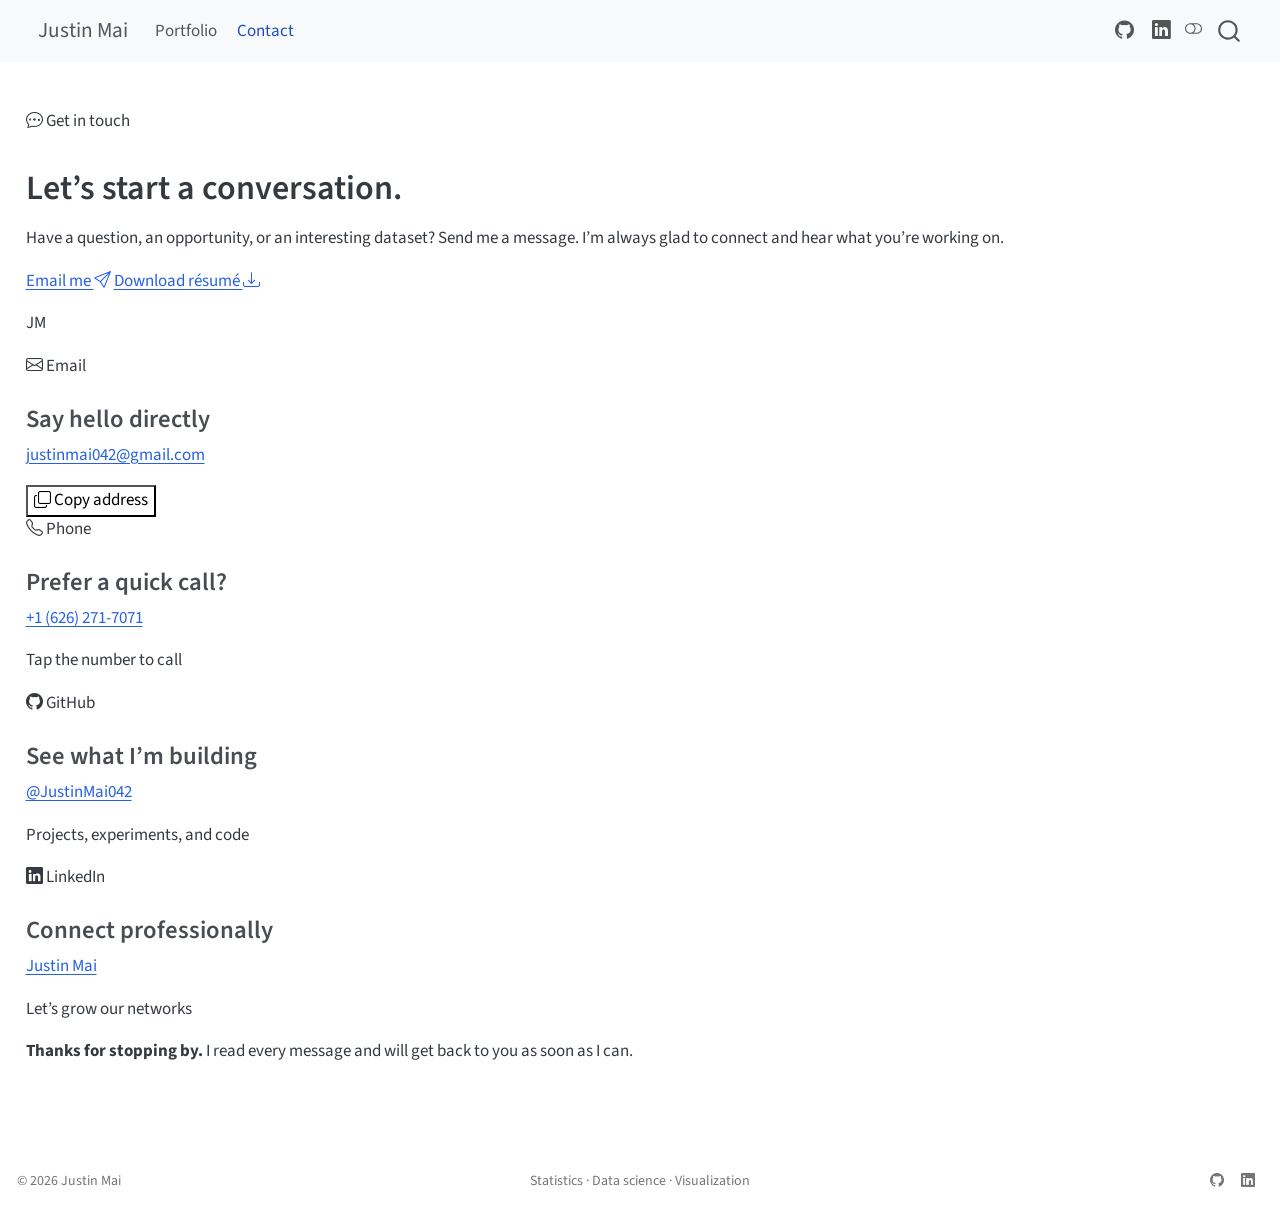
<file: docs/resume.html>
<!DOCTYPE html>
<html xmlns="http://www.w3.org/1999/xhtml" lang="en" xml:lang="en"><head>

<meta charset="utf-8">
<meta name="generator" content="quarto-1.9.36">

<meta name="viewport" content="width=device-width, initial-scale=1.0, user-scalable=yes">

<meta name="description" content="Contact Justin Mai about statistics, data science, visualization, and project opportunities.">

<title>Contact | Justin Mai – Justin Mai</title>
<style>
/* Default styles provided by pandoc.
** See https://pandoc.org/MANUAL.html#variables-for-html for config info.
*/
code{white-space: pre-wrap;}
span.smallcaps{font-variant: small-caps;}
div.columns{display: flex; gap: min(4vw, 1.5em);}
div.column{flex: auto; overflow-x: auto;}
div.hanging-indent{margin-left: 1.5em; text-indent: -1.5em;}
ul.task-list{list-style: none;}
ul.task-list li input[type="checkbox"] {
  width: 0.8em;
  margin: 0 0.8em 0.2em -1em; /* quarto-specific, see https://github.com/quarto-dev/quarto-cli/issues/4556 */ 
  vertical-align: middle;
}
</style>


<script src="site_libs/quarto-nav/quarto-nav.js"></script>
<script src="site_libs/clipboard/clipboard.min.js"></script>
<script src="site_libs/quarto-search/autocomplete.umd.js"></script>
<script src="site_libs/quarto-search/fuse.min.js"></script>
<script src="site_libs/quarto-search/quarto-search.js"></script>
<meta name="quarto:offset" content="./">
<link href="./favicon.svg" rel="icon" type="image/svg+xml">
<script src="site_libs/quarto-html/quarto.js" type="module"></script>
<script src="site_libs/quarto-html/tabsets/tabsets.js" type="module"></script>
<script src="site_libs/quarto-html/popper.min.js"></script>
<script src="site_libs/quarto-html/tippy.umd.min.js"></script>
<script src="site_libs/quarto-html/anchor.min.js"></script>
<link href="site_libs/quarto-html/tippy.css" rel="stylesheet">
<link href="site_libs/quarto-html/quarto-syntax-highlighting-845c23b38eaddc0f92fda52bfe77a8c8.css" rel="stylesheet" class="quarto-color-scheme" id="quarto-text-highlighting-styles">
<link href="site_libs/quarto-html/quarto-syntax-highlighting-dark-f418161beb48e0141c760e455f12af2c.css" rel="stylesheet" class="quarto-color-scheme quarto-color-alternate" id="quarto-text-highlighting-styles">
<link href="site_libs/quarto-html/quarto-syntax-highlighting-845c23b38eaddc0f92fda52bfe77a8c8.css" rel="stylesheet" class="quarto-color-scheme-extra" id="quarto-text-highlighting-styles">
<script src="site_libs/bootstrap/bootstrap.min.js"></script>
<link href="site_libs/bootstrap/bootstrap-icons.css" rel="stylesheet">
<link href="site_libs/bootstrap/bootstrap-a8a7a4e848c5587ea841edc01adb4b00.min.css" rel="stylesheet" append-hash="true" class="quarto-color-scheme" id="quarto-bootstrap" data-mode="light">
<link href="site_libs/bootstrap/bootstrap-dark-24e96f54333c89de062b8333bb40ec27.min.css" rel="stylesheet" append-hash="true" class="quarto-color-scheme quarto-color-alternate" id="quarto-bootstrap" data-mode="dark">
<link href="site_libs/bootstrap/bootstrap-a8a7a4e848c5587ea841edc01adb4b00.min.css" rel="stylesheet" append-hash="true" class="quarto-color-scheme-extra" id="quarto-bootstrap" data-mode="light">
<script id="quarto-search-options" type="application/json">{
  "location": "navbar",
  "copy-button": false,
  "collapse-after": 3,
  "panel-placement": "end",
  "type": "overlay",
  "limit": 50,
  "keyboard-shortcut": [
    "f",
    "/",
    "s"
  ],
  "show-item-context": false,
  "language": {
    "search-no-results-text": "No results",
    "search-matching-documents-text": "matching documents",
    "search-copy-link-title": "Copy link to search",
    "search-hide-matches-text": "Hide additional matches",
    "search-more-match-text": "more match in this document",
    "search-more-matches-text": "more matches in this document",
    "search-clear-button-title": "Clear",
    "search-text-placeholder": "",
    "search-detached-cancel-button-title": "Cancel",
    "search-submit-button-title": "Submit",
    "search-label": "Search"
  }
}</script>
<style>html{ scroll-behavior: smooth; }</style>


<link rel="stylesheet" href="styles.css">
<meta property="og:title" content="Contact | Justin Mai">
<meta property="og:description" content="Contact Justin Mai about statistics, data science, visualization, and project opportunities.">
<meta property="og:site_name" content="Justin Mai">
</head>

<body class="nav-fixed quarto-light"><script id="quarto-html-before-body" type="application/javascript">
    const toggleBodyColorMode = (bsSheetEl) => {
      const mode = bsSheetEl.getAttribute("data-mode");
      const bodyEl = window.document.querySelector("body");
      if (mode === "dark") {
        bodyEl.classList.add("quarto-dark");
        bodyEl.classList.remove("quarto-light");
      } else {
        bodyEl.classList.add("quarto-light");
        bodyEl.classList.remove("quarto-dark");
      }
    }
    const toggleBodyColorPrimary = () => {
      const bsSheetEl = window.document.querySelector("link#quarto-bootstrap:not([rel=disabled-stylesheet])");
      if (bsSheetEl) {
        toggleBodyColorMode(bsSheetEl);
      }
    }
    const setColorSchemeToggle = (alternate) => {
      const toggles = window.document.querySelectorAll('.quarto-color-scheme-toggle');
      for (let i=0; i < toggles.length; i++) {
        const toggle = toggles[i];
        if (toggle) {
          if (alternate) {
            toggle.classList.add("alternate");
          } else {
            toggle.classList.remove("alternate");
          }
        }
      }
    };
    const toggleColorMode = (alternate) => {
      // Switch the stylesheets
      const primaryStylesheets = window.document.querySelectorAll('link.quarto-color-scheme:not(.quarto-color-alternate)');
      const alternateStylesheets = window.document.querySelectorAll('link.quarto-color-scheme.quarto-color-alternate');
      manageTransitions('#quarto-margin-sidebar .nav-link', false);
      if (alternate) {
        // note: dark is layered on light, we don't disable primary!
        enableStylesheet(alternateStylesheets);
        for (const sheetNode of alternateStylesheets) {
          if (sheetNode.id === "quarto-bootstrap") {
            toggleBodyColorMode(sheetNode);
          }
        }
      } else {
        disableStylesheet(alternateStylesheets);
        enableStylesheet(primaryStylesheets)
        toggleBodyColorPrimary();
      }
      manageTransitions('#quarto-margin-sidebar .nav-link', true);
      // Switch the toggles
      setColorSchemeToggle(alternate)
      // Hack to workaround the fact that safari doesn't
      // properly recolor the scrollbar when toggling (#1455)
      if (navigator.userAgent.indexOf('Safari') > 0 && navigator.userAgent.indexOf('Chrome') == -1) {
        manageTransitions("body", false);
        window.scrollTo(0, 1);
        setTimeout(() => {
          window.scrollTo(0, 0);
          manageTransitions("body", true);
        }, 40);
      }
    }
    const disableStylesheet = (stylesheets) => {
      for (let i=0; i < stylesheets.length; i++) {
        const stylesheet = stylesheets[i];
        stylesheet.rel = 'disabled-stylesheet';
      }
    }
    const enableStylesheet = (stylesheets) => {
      for (let i=0; i < stylesheets.length; i++) {
        const stylesheet = stylesheets[i];
        if(stylesheet.rel !== 'stylesheet') { // for Chrome, which will still FOUC without this check
          stylesheet.rel = 'stylesheet';
        }
      }
    }
    const manageTransitions = (selector, allowTransitions) => {
      const els = window.document.querySelectorAll(selector);
      for (let i=0; i < els.length; i++) {
        const el = els[i];
        if (allowTransitions) {
          el.classList.remove('notransition');
        } else {
          el.classList.add('notransition');
        }
      }
    }
    const isFileUrl = () => {
      return window.location.protocol === 'file:';
    }
    const hasAlternateSentinel = () => {
      let styleSentinel = getColorSchemeSentinel();
      if (styleSentinel !== null) {
        return styleSentinel === "alternate";
      } else {
        return false;
      }
    }
    const setStyleSentinel = (alternate) => {
      const value = alternate ? "alternate" : "default";
      if (!isFileUrl()) {
        window.localStorage.setItem("quarto-color-scheme", value);
      } else {
        localAlternateSentinel = value;
      }
    }
    const getColorSchemeSentinel = () => {
      if (!isFileUrl()) {
        const storageValue = window.localStorage.getItem("quarto-color-scheme");
        return storageValue != null ? storageValue : localAlternateSentinel;
      } else {
        return localAlternateSentinel;
      }
    }
    const toggleGiscusIfUsed = (isAlternate, darkModeDefault) => {
      const baseTheme = document.querySelector('#giscus-base-theme')?.value ?? 'light';
      const alternateTheme = document.querySelector('#giscus-alt-theme')?.value ?? 'dark';
      let newTheme = '';
      if(authorPrefersDark) {
        newTheme = isAlternate ? baseTheme : alternateTheme;
      } else {
        newTheme = isAlternate ? alternateTheme : baseTheme;
      }
      const changeGiscusTheme = () => {
        // From: https://github.com/giscus/giscus/issues/336
        const sendMessage = (message) => {
          const iframe = document.querySelector('iframe.giscus-frame');
          if (!iframe) return;
          iframe.contentWindow.postMessage({ giscus: message }, 'https://giscus.app');
        }
        sendMessage({
          setConfig: {
            theme: newTheme
          }
        });
      }
      const isGiscussLoaded = window.document.querySelector('iframe.giscus-frame') !== null;
      if (isGiscussLoaded) {
        changeGiscusTheme();
      }
    };
    const authorPrefersDark = false;
    const darkModeDefault = authorPrefersDark;
      document.querySelector('link#quarto-text-highlighting-styles.quarto-color-scheme-extra').rel = 'disabled-stylesheet';
      document.querySelector('link#quarto-bootstrap.quarto-color-scheme-extra').rel = 'disabled-stylesheet';
    let localAlternateSentinel = darkModeDefault ? 'alternate' : 'default';
    // Dark / light mode switch
    window.quartoToggleColorScheme = () => {
      // Read the current dark / light value
      let toAlternate = !hasAlternateSentinel();
      toggleColorMode(toAlternate);
      setStyleSentinel(toAlternate);
      toggleGiscusIfUsed(toAlternate, darkModeDefault);
      window.dispatchEvent(new Event('resize'));
    };
    // Switch to dark mode if need be
    if (hasAlternateSentinel()) {
      toggleColorMode(true);
    } else {
      toggleColorMode(false);
    }
  </script>

<div id="quarto-search-results"></div>
  <header id="quarto-header" class="headroom fixed-top">
    <nav class="navbar navbar-expand-lg " data-bs-theme="dark">
      <div class="navbar-container container-fluid">
      <div class="navbar-brand-container mx-auto">
    <a href="./index.html" class="navbar-brand navbar-brand-logo">
    <img src="./favicon.svg" alt="" class="navbar-logo light-content">
    <img src="./favicon.svg" alt="" class="navbar-logo dark-content">
    </a>
    <a class="navbar-brand" href="./index.html">
    <span class="navbar-title">Justin Mai</span>
    </a>
  </div>
            <div id="quarto-search" class="" title="Search"></div>
          <button class="navbar-toggler" type="button" data-bs-toggle="collapse" data-bs-target="#navbarCollapse" aria-controls="navbarCollapse" role="menu" aria-expanded="false" aria-label="Toggle navigation" onclick="if (window.quartoToggleHeadroom) { window.quartoToggleHeadroom(); }">
  <span class="navbar-toggler-icon"></span>
</button>
          <div class="collapse navbar-collapse" id="navbarCollapse">
            <ul class="navbar-nav navbar-nav-scroll me-auto">
  <li class="nav-item">
    <a class="nav-link" href="./index.html"> 
<span class="menu-text">Portfolio</span></a>
  </li>  
  <li class="nav-item">
    <a class="nav-link active" href="./resume.html" aria-current="page"> 
<span class="menu-text">Contact</span></a>
  </li>  
</ul>
            <ul class="navbar-nav navbar-nav-scroll ms-auto">
  <li class="nav-item compact">
    <a class="nav-link" href="https://github.com/JustinMai042"> <i class="bi bi-github" role="img" aria-label="GitHub">
</i> 
<span class="menu-text"></span></a>
  </li>  
  <li class="nav-item compact">
    <a class="nav-link" href="https://www.linkedin.com/in/justin-mai-1b1ba8255/"> <i class="bi bi-linkedin" role="img" aria-label="LinkedIn">
</i> 
<span class="menu-text"></span></a>
  </li>  
</ul>
          </div> <!-- /navcollapse -->
            <div class="quarto-navbar-tools">
  <a href="" class="quarto-color-scheme-toggle quarto-navigation-tool  px-1" onclick="window.quartoToggleColorScheme(); return false;" title="Toggle dark mode"><i class="bi"></i></a>
</div>
      </div> <!-- /container-fluid -->
    </nav>
</header>
<!-- content -->
<div id="quarto-content" class="quarto-container page-columns page-rows-contents page-layout-full page-navbar">
<!-- sidebar -->
<!-- margin-sidebar -->
    
<!-- main -->
<main class="content column-page" id="quarto-document-content"><header id="title-block-header" class="quarto-title-block"></header>





<div class="contact-hero section-shell">
<div class="contact-intro reveal">
<p><span class="eyebrow"><i class="bi bi-chat-dots"></i> Get in touch</span></p>
<section id="lets-start-a-conversation." class="level1">
<h1>Let’s start a conversation.</h1>
<p>Have a question, an opportunity, or an interesting dataset? Send me a message. I’m always glad to connect and hear what you’re working on.</p>
<div class="contact-actions">
<p><a class="button button-primary" href="mailto:justinmai042@gmail.com">Email me <i class="bi bi-send"></i></a> <a class="button button-secondary" href="Justin-Mai-Resume-2026.pdf">Download résumé <i class="bi bi-download"></i></a></p>
</div>
</section>
</div>
<div class="contact-orbit reveal delay-1" aria-hidden="true">
<div class="orbit-ring ring-one">

</div>
<div class="orbit-ring ring-two">

</div>
<div class="orbit-center">
<span>JM</span>
</div>
<p><i class="orbit-dot dot-one"></i><i class="orbit-dot dot-two"></i><i class="orbit-dot dot-three"></i></p>
</div>
</div>
<div class="contact-grid section-shell">
<div class="contact-card interactive-card reveal">
<p><span class="card-icon"><i class="bi bi-envelope"></i></span> <span class="contact-label">Email</span></p>
<section id="say-hello-directly" class="level3">
<h3 class="anchored" data-anchor-id="say-hello-directly">Say hello directly</h3>
<p><a class="contact-value" href="mailto:justinmai042@gmail.com">justinmai042@gmail.com</a></p>
<button class="copy-button" type="button" data-copy="justinmai042@gmail.com">
<i class="bi bi-copy"></i> Copy address
</button>
</section>
</div>
<div class="contact-card interactive-card reveal delay-1">
<p><span class="card-icon"><i class="bi bi-telephone"></i></span> <span class="contact-label">Phone</span></p>
<section id="prefer-a-quick-call" class="level3">
<h3 class="anchored" data-anchor-id="prefer-a-quick-call">Prefer a quick call?</h3>
<p><a class="contact-value" href="tel:+16262717071">+1 (626) 271-7071</a></p>
<p><span class="contact-caption">Tap the number to call</span></p>
</section>
</div>
<div class="contact-card interactive-card reveal delay-2">
<p><span class="card-icon"><i class="bi bi-github"></i></span> <span class="contact-label">GitHub</span></p>
<section id="see-what-im-building" class="level3">
<h3 class="anchored" data-anchor-id="see-what-im-building">See what I’m building</h3>
<p><a class="contact-value" href="https://github.com/JustinMai042"><span class="citation" data-cites="JustinMai042">@JustinMai042</span></a></p>
<p><span class="contact-caption">Projects, experiments, and code</span></p>
</section>
</div>
<div class="contact-card interactive-card reveal delay-3">
<p><span class="card-icon"><i class="bi bi-linkedin"></i></span> <span class="contact-label">LinkedIn</span></p>
<section id="connect-professionally" class="level3">
<h3 class="anchored" data-anchor-id="connect-professionally">Connect professionally</h3>
<p><a class="contact-value" href="https://www.linkedin.com/in/justin-mai-1b1ba8255/">Justin Mai</a></p>
<p><span class="contact-caption">Let’s grow our networks</span></p>
</section>
</div>
</div>
<div class="availability-note section-shell reveal">
<span class="availability-dot"></span>
<div>
<p><strong>Thanks for stopping by.</strong> <span>I read every message and will get back to you as soon as I can.</span></p>
</div>
</div>



<a onclick="window.scrollTo(0, 0); return false;" role="button" id="quarto-back-to-top"><i class="bi bi-arrow-up"></i> Back to top</a></main> <!-- /main -->
<script src="site.js"></script>
<script id="quarto-html-after-body" type="application/javascript">
  window.document.addEventListener("DOMContentLoaded", function (event) {
    // Ensure there is a toggle, if there isn't float one in the top right
    if (window.document.querySelector('.quarto-color-scheme-toggle') === null) {
      const a = window.document.createElement('a');
      a.classList.add('top-right');
      a.classList.add('quarto-color-scheme-toggle');
      a.href = "";
      a.onclick = function() { try { window.quartoToggleColorScheme(); } catch {} return false; };
      const i = window.document.createElement("i");
      i.classList.add('bi');
      a.appendChild(i);
      window.document.body.appendChild(a);
    }
    setColorSchemeToggle(hasAlternateSentinel())
    const icon = "";
    const anchorJS = new window.AnchorJS();
    anchorJS.options = {
      placement: 'right',
      icon: icon
    };
    anchorJS.add('.anchored');
    const isCodeAnnotation = (el) => {
      for (const clz of el.classList) {
        if (clz.startsWith('code-annotation-')) {                     
          return true;
        }
      }
      return false;
    }
    const onCopySuccess = function(e) {
      // button target
      const button = e.trigger;
      // don't keep focus
      button.blur();
      // flash "checked"
      button.classList.add('code-copy-button-checked');
      var currentTitle = button.getAttribute("title");
      button.setAttribute("title", "Copied!");
      let tooltip;
      if (window.bootstrap) {
        button.setAttribute("data-bs-toggle", "tooltip");
        button.setAttribute("data-bs-placement", "left");
        button.setAttribute("data-bs-title", "Copied!");
        tooltip = new bootstrap.Tooltip(button, 
          { trigger: "manual", 
            customClass: "code-copy-button-tooltip",
            offset: [0, -8]});
        tooltip.show();    
      }
      setTimeout(function() {
        if (tooltip) {
          tooltip.hide();
          button.removeAttribute("data-bs-title");
          button.removeAttribute("data-bs-toggle");
          button.removeAttribute("data-bs-placement");
        }
        button.setAttribute("title", currentTitle);
        button.classList.remove('code-copy-button-checked');
      }, 1000);
      // clear code selection
      e.clearSelection();
    }
    const getTextToCopy = function(trigger) {
      const outerScaffold = trigger.parentElement.cloneNode(true);
      const codeEl = outerScaffold.querySelector('code');
      for (const childEl of codeEl.children) {
        if (isCodeAnnotation(childEl)) {
          childEl.remove();
        }
      }
      return codeEl.innerText;
    }
    const clipboard = new window.ClipboardJS('.code-copy-button:not([data-in-quarto-modal])', {
      text: getTextToCopy
    });
    clipboard.on('success', onCopySuccess);
    if (window.document.getElementById('quarto-embedded-source-code-modal')) {
      const clipboardModal = new window.ClipboardJS('.code-copy-button[data-in-quarto-modal]', {
        text: getTextToCopy,
        container: window.document.getElementById('quarto-embedded-source-code-modal')
      });
      clipboardModal.on('success', onCopySuccess);
    }
      var localhostRegex = new RegExp(/^(?:http|https):\/\/localhost\:?[0-9]*\//);
      var mailtoRegex = new RegExp(/^mailto:/);
        var filterRegex = new RegExp('/' + window.location.host + '/');
      var isInternal = (href) => {
          return filterRegex.test(href) || localhostRegex.test(href) || mailtoRegex.test(href);
      }
      // Inspect non-navigation links and adorn them if external
     var links = window.document.querySelectorAll('a[href]:not(.nav-link):not(.navbar-brand):not(.toc-action):not(.sidebar-link):not(.sidebar-item-toggle):not(.pagination-link):not(.no-external):not([aria-hidden]):not(.dropdown-item):not(.quarto-navigation-tool):not(.about-link)');
      for (var i=0; i<links.length; i++) {
        const link = links[i];
        if (!isInternal(link.href)) {
          // undo the damage that might have been done by quarto-nav.js in the case of
          // links that we want to consider external
          if (link.dataset.originalHref !== undefined) {
            link.href = link.dataset.originalHref;
          }
            // target, if specified
            link.setAttribute("target", "_blank");
            if (link.getAttribute("rel") === null) {
              link.setAttribute("rel", "noopener");
            }
        }
      }
    function tippyHover(el, contentFn, onTriggerFn, onUntriggerFn) {
      const config = {
        allowHTML: true,
        maxWidth: 500,
        delay: 100,
        arrow: false,
        appendTo: function(el) {
            return el.parentElement;
        },
        interactive: true,
        interactiveBorder: 10,
        theme: 'quarto',
        placement: 'bottom-start',
      };
      if (contentFn) {
        config.content = contentFn;
      }
      if (onTriggerFn) {
        config.onTrigger = onTriggerFn;
      }
      if (onUntriggerFn) {
        config.onUntrigger = onUntriggerFn;
      }
      window.tippy(el, config); 
    }
    const noterefs = window.document.querySelectorAll('a[role="doc-noteref"]');
    for (var i=0; i<noterefs.length; i++) {
      const ref = noterefs[i];
      tippyHover(ref, function() {
        // use id or data attribute instead here
        let href = ref.getAttribute('data-footnote-href') || ref.getAttribute('href');
        try { href = new URL(href).hash; } catch {}
        const id = href.replace(/^#\/?/, "");
        const note = window.document.getElementById(id);
        if (note) {
          return note.innerHTML;
        } else {
          return "";
        }
      });
    }
    const xrefs = window.document.querySelectorAll('a.quarto-xref');
    const processXRef = (id, note) => {
      // Strip column container classes
      const stripColumnClz = (el) => {
        el.classList.remove("page-full", "page-columns");
        if (el.children) {
          for (const child of el.children) {
            stripColumnClz(child);
          }
        }
      }
      stripColumnClz(note)
      if (id === null || id.startsWith('sec-')) {
        // Special case sections, only their first couple elements
        const container = document.createElement("div");
        if (note.children && note.children.length > 2) {
          container.appendChild(note.children[0].cloneNode(true));
          for (let i = 1; i < note.children.length; i++) {
            const child = note.children[i];
            if (child.tagName === "P" && child.innerText === "") {
              continue;
            } else {
              container.appendChild(child.cloneNode(true));
              break;
            }
          }
          if (window.Quarto?.typesetMath) {
            window.Quarto.typesetMath(container);
          }
          return container.innerHTML
        } else {
          if (window.Quarto?.typesetMath) {
            window.Quarto.typesetMath(note);
          }
          return note.innerHTML;
        }
      } else {
        // Remove any anchor links if they are present
        const anchorLink = note.querySelector('a.anchorjs-link');
        if (anchorLink) {
          anchorLink.remove();
        }
        if (window.Quarto?.typesetMath) {
          window.Quarto.typesetMath(note);
        }
        if (note.classList.contains("callout")) {
          return note.outerHTML;
        } else {
          return note.innerHTML;
        }
      }
    }
    for (var i=0; i<xrefs.length; i++) {
      const xref = xrefs[i];
      tippyHover(xref, undefined, function(instance) {
        instance.disable();
        let url = xref.getAttribute('href');
        let hash = undefined; 
        if (url.startsWith('#')) {
          hash = url;
        } else {
          try { hash = new URL(url).hash; } catch {}
        }
        if (hash) {
          const id = hash.replace(/^#\/?/, "");
          const note = window.document.getElementById(id);
          if (note !== null) {
            try {
              const html = processXRef(id, note.cloneNode(true));
              instance.setContent(html);
            } finally {
              instance.enable();
              instance.show();
            }
          } else {
            // See if we can fetch this
            fetch(url.split('#')[0])
            .then(res => res.text())
            .then(html => {
              const parser = new DOMParser();
              const htmlDoc = parser.parseFromString(html, "text/html");
              const note = htmlDoc.getElementById(id);
              if (note !== null) {
                const html = processXRef(id, note);
                instance.setContent(html);
              } 
            }).finally(() => {
              instance.enable();
              instance.show();
            });
          }
        } else {
          // See if we can fetch a full url (with no hash to target)
          // This is a special case and we should probably do some content thinning / targeting
          fetch(url)
          .then(res => res.text())
          .then(html => {
            const parser = new DOMParser();
            const htmlDoc = parser.parseFromString(html, "text/html");
            const note = htmlDoc.querySelector('main.content');
            if (note !== null) {
              // This should only happen for chapter cross references
              // (since there is no id in the URL)
              // remove the first header
              if (note.children.length > 0 && note.children[0].tagName === "HEADER") {
                note.children[0].remove();
              }
              const html = processXRef(null, note);
              instance.setContent(html);
            } 
          }).finally(() => {
            instance.enable();
            instance.show();
          });
        }
      }, function(instance) {
      });
    }
        let selectedAnnoteEl;
        const selectorForAnnotation = ( cell, annotation) => {
          let cellAttr = 'data-code-cell="' + cell + '"';
          let lineAttr = 'data-code-annotation="' +  annotation + '"';
          const selector = 'span[' + cellAttr + '][' + lineAttr + ']';
          return selector;
        }
        const selectCodeLines = (annoteEl) => {
          const doc = window.document;
          const targetCell = annoteEl.getAttribute("data-target-cell");
          const targetAnnotation = annoteEl.getAttribute("data-target-annotation");
          const annoteSpan = window.document.querySelector(selectorForAnnotation(targetCell, targetAnnotation));
          const lines = annoteSpan.getAttribute("data-code-lines").split(",");
          const lineIds = lines.map((line) => {
            return targetCell + "-" + line;
          })
          let top = null;
          let height = null;
          let parent = null;
          if (lineIds.length > 0) {
              //compute the position of the single el (top and bottom and make a div)
              const el = window.document.getElementById(lineIds[0]);
              top = el.offsetTop;
              height = el.offsetHeight;
              parent = el.parentElement.parentElement;
            if (lineIds.length > 1) {
              const lastEl = window.document.getElementById(lineIds[lineIds.length - 1]);
              const bottom = lastEl.offsetTop + lastEl.offsetHeight;
              height = bottom - top;
            }
            if (top !== null && height !== null && parent !== null) {
              // cook up a div (if necessary) and position it 
              let div = window.document.getElementById("code-annotation-line-highlight");
              if (div === null) {
                div = window.document.createElement("div");
                div.setAttribute("id", "code-annotation-line-highlight");
                div.style.position = 'absolute';
                parent.appendChild(div);
              }
              div.style.top = top - 2 + "px";
              div.style.height = height + 4 + "px";
              div.style.left = 0;
              let gutterDiv = window.document.getElementById("code-annotation-line-highlight-gutter");
              if (gutterDiv === null) {
                gutterDiv = window.document.createElement("div");
                gutterDiv.setAttribute("id", "code-annotation-line-highlight-gutter");
                gutterDiv.style.position = 'absolute';
                const codeCell = window.document.getElementById(targetCell);
                const gutter = codeCell.querySelector('.code-annotation-gutter');
                gutter.appendChild(gutterDiv);
              }
              gutterDiv.style.top = top - 2 + "px";
              gutterDiv.style.height = height + 4 + "px";
            }
            selectedAnnoteEl = annoteEl;
          }
        };
        const unselectCodeLines = () => {
          const elementsIds = ["code-annotation-line-highlight", "code-annotation-line-highlight-gutter"];
          elementsIds.forEach((elId) => {
            const div = window.document.getElementById(elId);
            if (div) {
              div.remove();
            }
          });
          selectedAnnoteEl = undefined;
        };
          // Handle positioning of the toggle
      window.addEventListener(
        "resize",
        throttle(() => {
          elRect = undefined;
          if (selectedAnnoteEl) {
            selectCodeLines(selectedAnnoteEl);
          }
        }, 10)
      );
      function throttle(fn, ms) {
      let throttle = false;
      let timer;
        return (...args) => {
          if(!throttle) { // first call gets through
              fn.apply(this, args);
              throttle = true;
          } else { // all the others get throttled
              if(timer) clearTimeout(timer); // cancel #2
              timer = setTimeout(() => {
                fn.apply(this, args);
                timer = throttle = false;
              }, ms);
          }
        };
      }
        // Attach click handler to the DT
        const annoteDls = window.document.querySelectorAll('dt[data-target-cell]');
        for (const annoteDlNode of annoteDls) {
          annoteDlNode.addEventListener('click', (event) => {
            const clickedEl = event.target;
            if (clickedEl !== selectedAnnoteEl) {
              unselectCodeLines();
              const activeEl = window.document.querySelector('dt[data-target-cell].code-annotation-active');
              if (activeEl) {
                activeEl.classList.remove('code-annotation-active');
              }
              selectCodeLines(clickedEl);
              clickedEl.classList.add('code-annotation-active');
            } else {
              // Unselect the line
              unselectCodeLines();
              clickedEl.classList.remove('code-annotation-active');
            }
          });
        }
    const findCites = (el) => {
      const parentEl = el.parentElement;
      if (parentEl) {
        const cites = parentEl.dataset.cites;
        if (cites) {
          return {
            el,
            cites: cites.split(' ')
          };
        } else {
          return findCites(el.parentElement)
        }
      } else {
        return undefined;
      }
    };
    var bibliorefs = window.document.querySelectorAll('a[role="doc-biblioref"]');
    for (var i=0; i<bibliorefs.length; i++) {
      const ref = bibliorefs[i];
      const citeInfo = findCites(ref);
      if (citeInfo) {
        tippyHover(citeInfo.el, function() {
          var popup = window.document.createElement('div');
          citeInfo.cites.forEach(function(cite) {
            var citeDiv = window.document.createElement('div');
            citeDiv.classList.add('hanging-indent');
            citeDiv.classList.add('csl-entry');
            var biblioDiv = window.document.getElementById('ref-' + cite);
            if (biblioDiv) {
              citeDiv.innerHTML = biblioDiv.innerHTML;
            }
            popup.appendChild(citeDiv);
          });
          return popup.innerHTML;
        });
      }
    }
  });
  </script>
</div> <!-- /content -->
<footer class="footer">
  <div class="nav-footer">
    <div class="nav-footer-left">
<p>© 2026 Justin Mai</p>
</div>   
    <div class="nav-footer-center">
<p>Statistics · Data science · Visualization</p>
</div>
    <div class="nav-footer-right">
      <ul class="footer-items list-unstyled">
    <li class="nav-item compact">
    <a class="nav-link" href="https://github.com/JustinMai042">
      <i class="bi bi-github" role="img" aria-label="GitHub">
</i> 
    </a>
  </li>  
    <li class="nav-item compact">
    <a class="nav-link" href="https://www.linkedin.com/in/justin-mai-1b1ba8255/">
      <i class="bi bi-linkedin" role="img" aria-label="LinkedIn">
</i> 
    </a>
  </li>  
</ul>
    </div>
  </div>
</footer>




<script src="site_libs/quarto-html/zenscroll-min.js"></script>
</body></html>
</file>
<file: site_libs/quarto-html/tippy.css>
.tippy-box[data-animation=fade][data-state=hidden]{opacity:0}[data-tippy-root]{max-width:calc(100vw - 10px)}.tippy-box{position:relative;background-color:#333;color:#fff;border-radius:4px;font-size:14px;line-height:1.4;white-space:normal;outline:0;transition-property:transform,visibility,opacity}.tippy-box[data-placement^=top]>.tippy-arrow{bottom:0}.tippy-box[data-placement^=top]>.tippy-arrow:before{bottom:-7px;left:0;border-width:8px 8px 0;border-top-color:initial;transform-origin:center top}.tippy-box[data-placement^=bottom]>.tippy-arrow{top:0}.tippy-box[data-placement^=bottom]>.tippy-arrow:before{top:-7px;left:0;border-width:0 8px 8px;border-bottom-color:initial;transform-origin:center bottom}.tippy-box[data-placement^=left]>.tippy-arrow{right:0}.tippy-box[data-placement^=left]>.tippy-arrow:before{border-width:8px 0 8px 8px;border-left-color:initial;right:-7px;transform-origin:center left}.tippy-box[data-placement^=right]>.tippy-arrow{left:0}.tippy-box[data-placement^=right]>.tippy-arrow:before{left:-7px;border-width:8px 8px 8px 0;border-right-color:initial;transform-origin:center right}.tippy-box[data-inertia][data-state=visible]{transition-timing-function:cubic-bezier(.54,1.5,.38,1.11)}.tippy-arrow{width:16px;height:16px;color:#333}.tippy-arrow:before{content:"";position:absolute;border-color:transparent;border-style:solid}.tippy-content{position:relative;padding:5px 9px;z-index:1}
</file>
<file: site_libs/quarto-html/quarto-syntax-highlighting.css>
/* quarto syntax highlight colors */
:root {
  --quarto-hl-ot-color: #003B4F;
  --quarto-hl-at-color: #657422;
  --quarto-hl-ss-color: #20794D;
  --quarto-hl-an-color: #5E5E5E;
  --quarto-hl-fu-color: #4758AB;
  --quarto-hl-st-color: #20794D;
  --quarto-hl-cf-color: #003B4F;
  --quarto-hl-op-color: #5E5E5E;
  --quarto-hl-er-color: #AD0000;
  --quarto-hl-bn-color: #AD0000;
  --quarto-hl-al-color: #AD0000;
  --quarto-hl-va-color: #111111;
  --quarto-hl-bu-color: inherit;
  --quarto-hl-ex-color: inherit;
  --quarto-hl-pp-color: #AD0000;
  --quarto-hl-in-color: #5E5E5E;
  --quarto-hl-vs-color: #20794D;
  --quarto-hl-wa-color: #5E5E5E;
  --quarto-hl-do-color: #5E5E5E;
  --quarto-hl-im-color: #00769E;
  --quarto-hl-ch-color: #20794D;
  --quarto-hl-dt-color: #AD0000;
  --quarto-hl-fl-color: #AD0000;
  --quarto-hl-co-color: #5E5E5E;
  --quarto-hl-cv-color: #5E5E5E;
  --quarto-hl-cn-color: #8f5902;
  --quarto-hl-sc-color: #5E5E5E;
  --quarto-hl-dv-color: #AD0000;
  --quarto-hl-kw-color: #003B4F;
}

/* other quarto variables */
:root {
  --quarto-font-monospace: SFMono-Regular, Menlo, Monaco, Consolas, "Liberation Mono", "Courier New", monospace;
}

pre > code.sourceCode > span {
  color: #003B4F;
}

code span {
  color: #003B4F;
}

code.sourceCode > span {
  color: #003B4F;
}

div.sourceCode,
div.sourceCode pre.sourceCode {
  color: #003B4F;
}

code span.ot {
  color: #003B4F;
  font-style: inherit;
}

code span.at {
  color: #657422;
  font-style: inherit;
}

code span.ss {
  color: #20794D;
  font-style: inherit;
}

code span.an {
  color: #5E5E5E;
  font-style: inherit;
}

code span.fu {
  color: #4758AB;
  font-style: inherit;
}

code span.st {
  color: #20794D;
  font-style: inherit;
}

code span.cf {
  color: #003B4F;
  font-style: inherit;
}

code span.op {
  color: #5E5E5E;
  font-style: inherit;
}

code span.er {
  color: #AD0000;
  font-style: inherit;
}

code span.bn {
  color: #AD0000;
  font-style: inherit;
}

code span.al {
  color: #AD0000;
  font-style: inherit;
}

code span.va {
  color: #111111;
  font-style: inherit;
}

code span.bu {
  font-style: inherit;
}

code span.ex {
  font-style: inherit;
}

code span.pp {
  color: #AD0000;
  font-style: inherit;
}

code span.in {
  color: #5E5E5E;
  font-style: inherit;
}

code span.vs {
  color: #20794D;
  font-style: inherit;
}

code span.wa {
  color: #5E5E5E;
  font-style: italic;
}

code span.do {
  color: #5E5E5E;
  font-style: italic;
}

code span.im {
  color: #00769E;
  font-style: inherit;
}

code span.ch {
  color: #20794D;
  font-style: inherit;
}

code span.dt {
  color: #AD0000;
  font-style: inherit;
}

code span.fl {
  color: #AD0000;
  font-style: inherit;
}

code span.co {
  color: #5E5E5E;
  font-style: inherit;
}

code span.cv {
  color: #5E5E5E;
  font-style: italic;
}

code span.cn {
  color: #8f5902;
  font-style: inherit;
}

code span.sc {
  color: #5E5E5E;
  font-style: inherit;
}

code span.dv {
  color: #AD0000;
  font-style: inherit;
}

code span.kw {
  color: #003B4F;
  font-style: inherit;
}

.prevent-inlining {
  content: "</";
}

/*# sourceMappingURL=debc5d5d77c3f9108843748ff7464032.css.map */
</file>
<file: styles.css>
/* ---------- Design tokens ---------- */

:root {
  --forest-950: #052e25;
  --forest-900: #0a3d2e;
  --forest-800: #10523b;
  --forest-700: #176a49;
  --green-600: #21875a;
  --green-500: #31a96c;
  --mint-400: #67d99a;
  --mint-300: #96e7b7;
  --mint-200: #c6f1d5;
  --mint-100: #e5f8eb;
  --mint-50: #f3fbf5;
  --lime-300: #c7e77c;
  --paper: #fbfdf9;
  --surface: rgba(255, 255, 255, 0.78);
  --surface-solid: #ffffff;
  --surface-soft: #eff8f1;
  --ink: #10231b;
  --ink-muted: #56675e;
  --line: rgba(14, 75, 53, 0.13);
  --line-strong: rgba(14, 75, 53, 0.22);
  --shadow-sm: 0 10px 30px rgba(11, 64, 44, 0.08);
  --shadow-md: 0 24px 70px rgba(8, 55, 38, 0.13);
  --shadow-green: 0 22px 55px rgba(31, 138, 91, 0.24);
  --radius-sm: 14px;
  --radius-md: 24px;
  --radius-lg: 36px;
  --content-width: 1180px;
  --nav-height: 74px;
  --ease: cubic-bezier(0.2, 0.75, 0.25, 1);
}

body.quarto-dark,
html[data-bs-theme="dark"] body {
  --paper: #071b15;
  --surface: rgba(13, 45, 35, 0.78);
  --surface-solid: #0c2a20;
  --surface-soft: #0b3325;
  --ink: #eefbf2;
  --ink-muted: #afc8ba;
  --line: rgba(164, 232, 190, 0.14);
  --line-strong: rgba(164, 232, 190, 0.25);
  --shadow-sm: 0 12px 30px rgba(0, 0, 0, 0.18);
  --shadow-md: 0 28px 70px rgba(0, 0, 0, 0.28);
}

/* ---------- Base ---------- */

html {
  scroll-behavior: smooth;
  scroll-padding-top: calc(var(--nav-height) + 24px);
}

body {
  color: var(--ink);
  background:
    radial-gradient(circle at 5% 9%, rgba(103, 217, 154, 0.14), transparent 29rem),
    radial-gradient(circle at 96% 28%, rgba(199, 231, 124, 0.1), transparent 25rem),
    var(--paper);
  font-family: Inter, ui-sans-serif, system-ui, -apple-system, BlinkMacSystemFont, "Segoe UI", sans-serif;
  font-size: 1rem;
  line-height: 1.7;
  overflow-x: hidden;
}

body::selection,
body *::selection {
  color: var(--forest-950);
  background: var(--mint-300);
}

#quarto-content {
  overflow: clip;
}

main.content {
  padding-top: 0;
  margin-top: 0;
}

.page-layout-full .page-columns,
.page-layout-full .content {
  max-width: none;
}

h1,
h2,
h3,
h4 {
  color: var(--ink);
  font-weight: 750;
  letter-spacing: -0.035em;
  line-height: 1.08;
  overflow-wrap: break-word;
}

h1 {
  font-size: clamp(3.1rem, 6.1vw, 5.65rem);
}

h2 {
  font-size: clamp(2.15rem, 4.5vw, 4rem);
}

h3 {
  font-size: clamp(1.3rem, 2vw, 1.65rem);
}

p {
  color: var(--ink-muted);
}

a {
  color: var(--green-600);
  text-decoration-thickness: 1px;
  text-underline-offset: 0.2em;
}

a:hover {
  color: var(--forest-800);
}

body.quarto-dark a,
html[data-bs-theme="dark"] body a {
  color: var(--mint-400);
}

img {
  max-width: 100%;
}

.section-shell {
  width: min(var(--content-width), calc(100vw - 3rem));
  max-width: calc(100vw - 3rem);
  margin-inline: auto;
}

.hero-copy,
.hero-copy section,
.project-summary,
.contact-intro,
.section-heading {
  min-width: 0;
}

.eyebrow {
  display: inline-flex;
  align-items: center;
  gap: 0.48rem;
  color: var(--green-600);
  font-size: 0.76rem;
  font-weight: 800;
  letter-spacing: 0.14em;
  line-height: 1.2;
  text-transform: uppercase;
}

.eyebrow i {
  font-size: 0.88rem;
}

.eyebrow-light {
  color: var(--mint-300);
}

/* ---------- Navigation ---------- */

.navbar {
  min-height: var(--nav-height);
  padding-block: 0.65rem;
  background: color-mix(in srgb, var(--paper) 86%, transparent) !important;
  border-bottom: 1px solid transparent;
  backdrop-filter: blur(18px) saturate(145%);
  -webkit-backdrop-filter: blur(18px) saturate(145%);
  transition: min-height 220ms ease, border-color 220ms ease, box-shadow 220ms ease;
}

.navbar.navbar-scrolled {
  min-height: 64px;
  border-color: var(--line);
  box-shadow: 0 8px 28px rgba(8, 55, 38, 0.08);
}

.navbar > .container-fluid {
  width: min(var(--content-width), calc(100% - 2rem));
  padding-inline: 0;
}

.navbar-brand {
  color: var(--ink) !important;
  font-weight: 800;
  letter-spacing: -0.025em;
}

.navbar-brand-logo img {
  width: 36px;
  max-height: 36px;
}

.navbar-nav .nav-link {
  position: relative;
  color: var(--ink-muted) !important;
  font-size: 0.92rem;
  font-weight: 650;
  padding-inline: 0.85rem !important;
  transition: color 180ms ease;
}

.navbar-nav .nav-link::after {
  position: absolute;
  right: 0.85rem;
  bottom: 0.12rem;
  left: 0.85rem;
  height: 2px;
  background: var(--green-500);
  border-radius: 999px;
  content: "";
  opacity: 0;
  transform: scaleX(0.25);
  transition: opacity 180ms ease, transform 180ms ease;
}

.navbar-nav .nav-link:hover,
.navbar-nav .nav-link.active {
  color: var(--ink) !important;
}

.navbar-nav .nav-link:hover::after,
.navbar-nav .nav-link.active::after {
  opacity: 1;
  transform: scaleX(1);
}

.quarto-color-scheme-toggle.quarto-navigation-tool {
  color: var(--ink-muted);
}

.navbar-toggler {
  color: var(--ink);
  border-color: var(--line-strong);
}

/* ---------- Buttons and links ---------- */

.button {
  display: inline-flex;
  align-items: center;
  justify-content: center;
  gap: 0.58rem;
  min-height: 50px;
  padding: 0.8rem 1.2rem;
  border: 1px solid transparent;
  border-radius: 999px;
  font-size: 0.93rem;
  font-weight: 750;
  line-height: 1;
  text-decoration: none;
  cursor: pointer;
  transition: transform 180ms var(--ease), box-shadow 180ms ease, background-color 180ms ease, border-color 180ms ease;
}

.button:hover {
  transform: translateY(-2px);
}

.button-primary,
body.quarto-dark .button-primary,
html[data-bs-theme="dark"] body .button-primary {
  color: #fff;
  background: linear-gradient(135deg, var(--green-600), var(--forest-800));
  box-shadow: 0 12px 30px rgba(25, 124, 81, 0.24);
}

.button-primary:hover,
body.quarto-dark .button-primary:hover,
html[data-bs-theme="dark"] body .button-primary:hover {
  color: #fff;
  box-shadow: var(--shadow-green);
}

.button-secondary,
body.quarto-dark .button-secondary,
html[data-bs-theme="dark"] body .button-secondary {
  color: var(--ink);
  background: var(--surface);
  border-color: var(--line-strong);
  box-shadow: var(--shadow-sm);
}

.button-secondary:hover,
body.quarto-dark .button-secondary:hover,
html[data-bs-theme="dark"] body .button-secondary:hover {
  color: var(--forest-700);
  border-color: var(--green-500);
}

.button-light,
body.quarto-dark .button-light,
html[data-bs-theme="dark"] body .button-light {
  color: var(--forest-950);
  background: var(--mint-100);
  box-shadow: 0 12px 35px rgba(0, 0, 0, 0.15);
}

.button-light:hover,
body.quarto-dark .button-light:hover,
html[data-bs-theme="dark"] body .button-light:hover {
  color: var(--forest-950);
  background: #fff;
}

.text-link,
body.quarto-dark .text-link,
html[data-bs-theme="dark"] body .text-link {
  display: inline-flex;
  align-items: center;
  gap: 0.45rem;
  color: var(--green-600);
  font-weight: 750;
  text-decoration: none;
}

.text-link i,
.card-link i {
  transition: transform 180ms var(--ease);
}

.text-link:hover i,
.card-link:hover i {
  transform: translateX(4px);
}

/* ---------- Home hero ---------- */

.hero-section {
  position: relative;
  display: grid;
  grid-template-columns: minmax(0, 1.18fr) minmax(300px, 0.82fr);
  gap: clamp(2.5rem, 6vw, 6rem);
  align-items: center;
  min-height: 570px;
  padding-block: clamp(3.5rem, 7vw, 5.5rem);
}

.hero-section::before {
  position: absolute;
  z-index: -1;
  top: 3rem;
  left: -23rem;
  width: 35rem;
  height: 35rem;
  background: radial-gradient(circle, rgba(103, 217, 154, 0.17), transparent 68%);
  content: "";
  pointer-events: none;
}

.hero-copy h1 {
  max-width: 920px;
  margin: 1.1rem 0 1.45rem;
  font-size: clamp(3.15rem, 5vw, 4.8rem);
  text-align: left;
}

.hero-copy > p {
  max-width: 700px;
  margin-bottom: 1.8rem;
  font-size: clamp(1rem, 1.25vw, 1.12rem);
  line-height: 1.75;
}

.hero-copy strong {
  color: var(--ink);
}

.hero-actions,
.contact-actions,
.project-actions {
  display: flex;
  flex-wrap: wrap;
  gap: 0.8rem;
}

.hero-actions > p,
.contact-actions > p,
.project-actions > p {
  display: flex;
  flex-wrap: wrap;
  gap: 0.8rem;
  margin: 0;
}

.hero-links {
  display: flex;
  flex-wrap: wrap;
  gap: 1.35rem;
  margin-top: 1.7rem;
}

.hero-links > p {
  display: flex;
  flex-wrap: wrap;
  gap: 1.35rem;
  margin: 0;
}

.hero-links a {
  display: inline-flex;
  align-items: center;
  gap: 0.45rem;
  color: var(--ink-muted);
  font-size: 0.9rem;
  font-weight: 700;
  text-decoration: none;
}

.hero-links a:hover {
  color: var(--green-600);
}

.hero-visual {
  display: grid;
  place-items: center;
}

.portrait-frame {
  position: relative;
  width: min(350px, 86vw);
  aspect-ratio: 1;
  isolation: isolate;
}

.portrait-halo {
  position: absolute;
  z-index: -2;
  inset: 1%;
  background:
    linear-gradient(145deg, rgba(150, 231, 183, 0.75), rgba(199, 231, 124, 0.28)),
    var(--surface-soft);
  border: 1px solid rgba(49, 169, 108, 0.24);
  border-radius: 43% 57% 62% 38% / 48% 38% 62% 52%;
  box-shadow: var(--shadow-md);
  transform: rotate(-5deg);
}

.portrait-halo::before,
.portrait-halo::after {
  position: absolute;
  z-index: -1;
  border: 1px solid var(--line-strong);
  border-radius: 50%;
  content: "";
}

.portrait-halo::before {
  inset: -8%;
  border-style: dashed;
  animation: orbit-spin 32s linear infinite;
}

.portrait-halo::after {
  inset: -15%;
  opacity: 0.55;
}

.hero-portrait {
  position: absolute;
  z-index: -1;
  inset: 4%;
  width: 92%;
  height: 92%;
  object-fit: cover;
  border: 8px solid rgba(255, 255, 255, 0.62);
  border-radius: 50%;
  box-shadow: 0 30px 80px rgba(6, 70, 46, 0.22);
}

@keyframes orbit-spin {
  to { transform: rotate(360deg); }
}

/* ---------- Signal strip ---------- */

.signal-strip {
  display: grid;
  grid-template-columns: repeat(3, 1fr);
  margin-bottom: clamp(6rem, 11vw, 10rem);
  background: var(--surface);
  border: 1px solid var(--line);
  border-radius: var(--radius-md);
  box-shadow: var(--shadow-sm);
  backdrop-filter: blur(16px);
}

.signal-item {
  display: flex;
  align-items: center;
  gap: 0.9rem;
  padding: 1.3rem 1.55rem;
  color: var(--ink-muted);
  font-size: 0.88rem;
  font-weight: 700;
}

.signal-item + .signal-item {
  border-left: 1px solid var(--line);
}

.signal-number {
  color: var(--green-500);
  font-family: ui-monospace, SFMono-Regular, Menlo, Consolas, monospace;
  font-size: 0.75rem;
}

/* ---------- Section headings ---------- */

.section-heading {
  max-width: 740px;
  margin-bottom: clamp(2.5rem, 5vw, 4.5rem);
}

.section-heading h2 {
  margin: 0.75rem 0 1.1rem;
}

.section-heading p {
  max-width: 680px;
  font-size: 1.06rem;
}

.section-heading-row {
  display: flex;
  max-width: none;
  align-items: end;
  justify-content: space-between;
  gap: 2rem;
}

.section-heading-row > div {
  max-width: 780px;
}

/* ---------- About cards ---------- */

.about-section,
.work-section {
  padding-bottom: clamp(7rem, 12vw, 11rem);
}

.interest-grid {
  display: grid;
  grid-template-columns: repeat(4, 1fr);
  gap: 1rem;
}

.interest-card,
.featured-card,
.contact-card {
  position: relative;
  overflow: hidden;
  padding: 1.55rem;
  background: var(--surface);
  border: 1px solid var(--line);
  border-radius: var(--radius-md);
  box-shadow: var(--shadow-sm);
  backdrop-filter: blur(15px);
  transition: transform 260ms var(--ease), border-color 260ms ease, box-shadow 260ms ease;
}

.interest-card:hover,
.featured-card:hover,
.contact-card:hover {
  border-color: var(--line-strong);
  box-shadow: var(--shadow-md);
  transform: translateY(-6px);
}

.interest-card > *,
.featured-card > *,
.contact-card > * {
  position: relative;
  z-index: 1;
}

.card-icon {
  display: grid;
  width: 46px;
  height: 46px;
  margin-bottom: 2rem;
  place-items: center;
  color: var(--forest-800);
  background: var(--mint-100);
  border: 1px solid rgba(49, 169, 108, 0.15);
  border-radius: 14px;
  font-size: 1.15rem;
}

.interest-card h3 {
  margin-bottom: 0.75rem;
}

.interest-card p {
  margin: 0;
  font-size: 0.92rem;
  line-height: 1.65;
}

/* ---------- Featured projects ---------- */

.featured-grid {
  display: grid;
  grid-template-columns: 1.25fr 1fr 1fr;
  gap: 1rem;
}

.featured-card {
  display: flex;
  min-height: 390px;
  flex-direction: column;
  padding: 1.8rem;
}

.featured-primary {
  color: #fff;
  background:
    radial-gradient(circle at 85% 15%, rgba(150, 231, 183, 0.25), transparent 15rem),
    linear-gradient(145deg, var(--forest-700), var(--forest-950));
  border-color: rgba(255, 255, 255, 0.1);
  box-shadow: var(--shadow-green);
}

.featured-primary h3,
.featured-primary p,
.featured-primary .project-index,
.featured-primary .card-link {
  color: #fff !important;
}

.featured-primary p {
  opacity: 0.72;
}

.featured-primary .tag-row span {
  color: var(--mint-200);
  background: rgba(255, 255, 255, 0.09);
  border-color: rgba(255, 255, 255, 0.13);
}

.card-topline {
  display: flex;
  align-items: center;
  justify-content: space-between;
  margin-bottom: auto;
}

.card-topline > i {
  color: var(--green-500);
  font-size: 1.5rem;
}

.featured-primary .card-topline > i {
  color: var(--mint-300);
}

.project-index {
  color: var(--ink-muted);
  font-family: ui-monospace, SFMono-Regular, Menlo, Consolas, monospace;
  font-size: 0.75rem;
}

.featured-card h3 {
  margin: 3rem 0 0.9rem;
}

.featured-card p {
  font-size: 0.93rem;
  line-height: 1.65;
}

.tag-row {
  display: flex;
  flex-wrap: wrap;
  gap: 0.45rem;
  margin: 1.25rem 0;
}

.tag-row span {
  padding: 0.34rem 0.65rem;
  color: var(--forest-700);
  background: var(--mint-100);
  border: 1px solid rgba(49, 169, 108, 0.13);
  border-radius: 999px;
  font-size: 0.68rem;
  font-weight: 800;
  letter-spacing: 0.04em;
  text-transform: uppercase;
}

.card-link,
body.quarto-dark .card-link,
html[data-bs-theme="dark"] body .card-link {
  display: inline-flex;
  align-items: center;
  gap: 0.45rem;
  align-self: flex-start;
  margin-top: auto;
  color: var(--green-600);
  font-size: 0.88rem;
  font-weight: 800;
  text-decoration: none;
}

/* ---------- CTA ---------- */

.cta-section {
  position: relative;
  display: flex;
  overflow: hidden;
  align-items: end;
  justify-content: space-between;
  gap: 2rem;
  margin-bottom: clamp(5rem, 9vw, 8rem);
  padding: clamp(2.2rem, 5vw, 4.4rem);
  color: #fff;
  background:
    radial-gradient(circle at 10% 10%, rgba(103, 217, 154, 0.24), transparent 24rem),
    radial-gradient(circle at 90% 80%, rgba(199, 231, 124, 0.18), transparent 20rem),
    var(--forest-950);
  border: 1px solid rgba(255, 255, 255, 0.09);
  border-radius: var(--radius-lg);
  box-shadow: var(--shadow-green);
}

.cta-section::after {
  position: absolute;
  top: -45%;
  right: -9%;
  width: 310px;
  height: 310px;
  border: 1px dashed rgba(198, 241, 213, 0.23);
  border-radius: 50%;
  content: "";
}

.cta-section > * {
  position: relative;
  z-index: 1;
}

.cta-section h2 {
  max-width: 760px;
  margin: 0.7rem 0 0.75rem;
  color: #fff;
  font-size: clamp(2rem, 4vw, 3.6rem);
}

.cta-section p {
  max-width: 650px;
  margin: 0;
  color: rgba(255, 255, 255, 0.66);
}

.cta-section .button {
  flex: 0 0 auto;
}

/* ---------- Projects page ---------- */

.home-projects {
  padding-block: clamp(5rem, 9vw, 8rem) 0;
  border-top: 1px solid var(--line);
}

.home-projects-heading {
  max-width: none;
  margin-bottom: clamp(2.5rem, 5vw, 4.5rem);
}

.home-projects-heading > div {
  max-width: 800px;
}

.home-projects-heading p {
  max-width: 690px;
  margin-bottom: 0;
  font-size: 1.04rem;
}

.home-projects .projects-stack {
  width: 100%;
}

.page-hero {
  display: grid;
  grid-template-columns: minmax(0, 1fr) auto;
  gap: 3rem;
  align-items: end;
  padding-block: clamp(6rem, 12vw, 10rem) clamp(4rem, 8vw, 7rem);
}

.page-hero-copy {
  max-width: 890px;
}

.page-hero h1 {
  margin: 1rem 0 1.35rem;
}

.page-hero p {
  max-width: 730px;
  font-size: clamp(1.04rem, 1.5vw, 1.23rem);
}

.page-hero-mark {
  display: grid;
  width: 170px;
  aspect-ratio: 1;
  place-content: center;
  text-align: center;
  background: var(--surface);
  border: 1px solid var(--line);
  border-radius: 50%;
  box-shadow: var(--shadow-sm);
}

.page-hero-mark span {
  color: var(--green-600);
  font-size: 3.7rem;
  font-weight: 800;
  line-height: 1;
}

.page-hero-mark small {
  color: var(--ink-muted);
  font-size: 0.64rem;
  font-weight: 800;
  letter-spacing: 0.1em;
  text-transform: uppercase;
}

.projects-stack {
  display: grid;
  gap: 1.25rem;
  padding-bottom: clamp(7rem, 12vw, 11rem);
}

/* ---------- Compact personal note ---------- */

.off-clock {
  display: grid;
  grid-template-columns: minmax(240px, 0.8fr) minmax(320px, 1.2fr) auto;
  gap: clamp(1.5rem, 5vw, 5rem);
  align-items: center;
  margin-bottom: clamp(5rem, 9vw, 8rem);
  padding: clamp(1.7rem, 4vw, 3rem);
  background: var(--surface-soft);
  border: 1px solid var(--line);
  border-radius: var(--radius-md);
}

.off-clock h2 {
  margin: 0.55rem 0 0;
  font-size: clamp(1.7rem, 3vw, 2.65rem);
}

.off-clock > p {
  margin: 0;
  font-size: 1rem;
}

.off-clock-icons {
  display: flex;
  gap: 0.55rem;
}

.off-clock-icons i {
  display: grid;
  width: 44px;
  height: 44px;
  place-items: center;
  color: var(--forest-800);
  background: var(--mint-100);
  border: 1px solid rgba(49, 169, 108, 0.15);
  border-radius: 50%;
}

.redirect-page {
  min-height: calc(100vh - var(--nav-height) - 110px);
  padding-block: clamp(7rem, 15vw, 12rem);
}

.redirect-page h1 {
  margin-bottom: 1rem;
}

.project-showcase {
  position: relative;
  display: grid;
  overflow: hidden;
  grid-template-columns: minmax(0, 1.05fr) minmax(340px, 0.95fr);
  gap: clamp(2rem, 6vw, 6rem);
  align-items: center;
  padding: clamp(1.6rem, 4vw, 3.7rem);
  background: var(--surface);
  border: 1px solid var(--line);
  border-radius: var(--radius-lg);
  box-shadow: var(--shadow-sm);
}

.project-showcase:hover {
  border-color: var(--line-strong);
}

.project-showcase > * {
  position: relative;
  z-index: 1;
}

.project-summary h2 {
  margin: 0.7rem 0 1rem;
  font-size: clamp(2rem, 4vw, 3.4rem);
}

.project-summary > p {
  max-width: 650px;
  font-size: 1.02rem;
}

.project-kicker {
  display: flex;
  align-items: center;
  gap: 0.7rem;
  color: var(--green-600);
  font-size: 0.72rem;
  font-weight: 800;
  letter-spacing: 0.09em;
  text-transform: uppercase;
}

.project-kicker span {
  display: grid;
  width: 30px;
  height: 30px;
  place-items: center;
  color: var(--forest-800);
  background: var(--mint-100);
  border-radius: 50%;
  font-size: 0.65rem;
}

.project-actions {
  margin-top: 1.6rem;
}

.preview-toggle i {
  transition: transform 220ms ease;
}

.preview-toggle[aria-expanded="true"] i {
  transform: rotate(180deg);
}

.project-preview-shell {
  overflow: hidden;
  background: #0a2119;
  border: 1px solid var(--line-strong);
  border-radius: var(--radius-md);
  box-shadow: var(--shadow-md);
}

.browser-chrome {
  display: flex;
  align-items: center;
  gap: 0.37rem;
  height: 38px;
  padding-inline: 0.8rem;
  background: #10392a;
}

.browser-chrome span {
  width: 8px;
  height: 8px;
  background: var(--mint-400);
  border-radius: 50%;
  opacity: 0.72;
}

.browser-chrome span:nth-child(2) { opacity: 0.45; }
.browser-chrome span:nth-child(3) { opacity: 0.25; }

.browser-chrome small {
  margin-left: auto;
  color: rgba(255, 255, 255, 0.58);
  font-size: 0.64rem;
  font-weight: 700;
  letter-spacing: 0.08em;
  text-transform: uppercase;
}

.preview-expand {
  display: inline-flex;
  align-items: center;
  gap: 0.4rem;
  margin-left: 0.45rem;
  padding: 0.35rem 0.6rem;
  color: rgba(255, 255, 255, 0.8);
  background: rgba(255, 255, 255, 0.08);
  border: 1px solid rgba(255, 255, 255, 0.13);
  border-radius: 999px;
  font-size: 0.68rem;
  font-weight: 750;
  line-height: 1;
  cursor: pointer;
}

.preview-expand:hover,
.preview-expand:focus-visible {
  color: #fff;
  background: rgba(255, 255, 255, 0.16);
  border-color: rgba(255, 255, 255, 0.28);
}

.preview-expand:focus-visible {
  outline: 2px solid var(--mint-300);
  outline-offset: 2px;
}

.preview-expand i {
  font-size: 0.78rem;
}

.project-preview-shell iframe {
  display: block;
  width: 100%;
  height: 450px;
  background: #fff;
  border: 0;
}

.project-preview-dialog {
  width: min(1600px, calc(100vw - 2rem));
  max-width: none;
  height: calc(100dvh - 2rem);
  max-height: none;
  margin: auto;
  padding: 0;
  overflow: hidden;
  background: #0a2119;
  border: 1px solid rgba(255, 255, 255, 0.18);
  border-radius: var(--radius-md);
  box-shadow: 0 30px 90px rgba(0, 0, 0, 0.42);
}

.project-preview-dialog::backdrop {
  background: rgba(4, 18, 13, 0.82);
  backdrop-filter: blur(10px);
}

.project-preview-dialog .project-preview-shell {
  display: flex;
  width: 100%;
  height: 100%;
  flex-direction: column;
  border: 0;
  border-radius: 0;
  box-shadow: none;
}

.project-preview-dialog .project-preview-shell iframe {
  min-height: 0;
  height: auto;
  flex: 1;
}

.project-art {
  position: relative;
  display: grid;
  min-height: 350px;
  overflow: hidden;
  place-items: center;
  background:
    radial-gradient(circle at 70% 20%, rgba(199, 231, 124, 0.25), transparent 11rem),
    linear-gradient(145deg, var(--forest-700), var(--forest-950));
  border: 1px solid rgba(255, 255, 255, 0.09);
  border-radius: var(--radius-md);
  box-shadow: var(--shadow-md);
}

.art-label {
  position: absolute;
  right: 1.2rem;
  bottom: 1rem;
  color: rgba(255, 255, 255, 0.5);
  font-family: ui-monospace, SFMono-Regular, Menlo, Consolas, monospace;
  font-size: 0.63rem;
  letter-spacing: 0.12em;
}

.mini-chart {
  display: flex;
  width: 72%;
  height: 62%;
  align-items: end;
  justify-content: center;
  gap: 0.75rem;
  padding: 1.5rem;
  border-right: 1px solid rgba(255, 255, 255, 0.12);
  border-bottom: 1px solid rgba(255, 255, 255, 0.12);
}

.mini-chart i {
  width: 13%;
  height: 30%;
  background: linear-gradient(to top, var(--green-500), var(--mint-300));
  border-radius: 8px 8px 2px 2px;
  box-shadow: 0 0 25px rgba(103, 217, 154, 0.18);
}

.mini-chart i:nth-child(2) { height: 52%; }
.mini-chart i:nth-child(3) { height: 43%; }
.mini-chart i:nth-child(4) { height: 78%; }
.mini-chart i:nth-child(5) { height: 94%; }

.art-butterfly {
  grid-template-columns: 1fr 16px 1fr;
}

.wing {
  width: 110px;
  height: 150px;
  background:
    radial-gradient(circle at 50% 32%, var(--lime-300) 0 9px, transparent 10px),
    radial-gradient(circle at 60% 63%, var(--mint-300) 0 12px, transparent 13px),
    linear-gradient(145deg, var(--mint-400), var(--green-600));
  box-shadow: inset 0 0 0 1px rgba(255, 255, 255, 0.18), 0 20px 50px rgba(0, 0, 0, 0.2);
}

.wing-left {
  justify-self: end;
  border-radius: 80% 25% 55% 40%;
  transform: rotate(-15deg);
}

.wing-right {
  justify-self: start;
  border-radius: 25% 80% 40% 55%;
  transform: rotate(15deg);
}

.butterfly-body {
  position: absolute;
  width: 12px;
  height: 130px;
  background: var(--forest-950);
  border-radius: 999px;
}

.butterfly-body::before,
.butterfly-body::after {
  position: absolute;
  top: -32px;
  width: 44px;
  height: 40px;
  border-top: 2px solid var(--mint-300);
  content: "";
}

.butterfly-body::before {
  right: 4px;
  border-radius: 100% 0 0;
  transform: rotate(24deg);
}

.butterfly-body::after {
  left: 4px;
  border-radius: 0 100% 0 0;
  transform: rotate(-24deg);
}

.inline-preview {
  grid-column: 1 / -1;
  overflow: hidden;
  margin-top: 0.5rem;
  border: 1px solid var(--line);
  border-radius: var(--radius-md);
  box-shadow: var(--shadow-sm);
}

.inline-preview[hidden] {
  display: none;
}

.inline-preview.is-opening {
  animation: preview-open 360ms var(--ease) both;
}

.inline-preview iframe {
  display: block;
  width: 100%;
  height: min(760px, 78vh);
  background: #fff;
  border: 0;
}

@keyframes preview-open {
  from { opacity: 0; transform: translateY(-12px); }
  to { opacity: 1; transform: translateY(0); }
}

/* ---------- Contact page ---------- */

.contact-hero {
  display: grid;
  grid-template-columns: minmax(0, 1.15fr) minmax(300px, 0.85fr);
  gap: clamp(3rem, 8vw, 8rem);
  align-items: center;
  padding-block: clamp(6rem, 12vw, 10rem);
}

.contact-intro h1 {
  max-width: 850px;
  margin: 1rem 0 1.35rem;
}

.contact-intro > p {
  max-width: 700px;
  font-size: clamp(1.05rem, 1.45vw, 1.2rem);
}

.contact-actions {
  margin-top: 1.8rem;
}

.contact-orbit {
  position: relative;
  display: grid;
  width: min(380px, 82vw);
  aspect-ratio: 1;
  margin-inline: auto;
  place-items: center;
}

.orbit-ring {
  position: absolute;
  border: 1px solid var(--line-strong);
  border-radius: 50%;
}

.ring-one {
  inset: 7%;
  border-style: dashed;
  animation: orbit-spin 28s linear infinite;
}

.ring-two {
  inset: 22%;
  animation: orbit-spin 21s linear infinite reverse;
}

.orbit-center {
  display: grid;
  width: 42%;
  aspect-ratio: 1;
  place-items: center;
  color: #fff;
  background:
    radial-gradient(circle at 30% 20%, rgba(150, 231, 183, 0.36), transparent 45%),
    var(--forest-800);
  border: 8px solid var(--surface-solid);
  border-radius: 42% 58% 57% 43%;
  box-shadow: var(--shadow-green);
  transform: rotate(-7deg);
}

.orbit-center span {
  font-size: clamp(2.4rem, 5vw, 4rem);
  font-weight: 850;
  letter-spacing: -0.08em;
  transform: rotate(7deg);
}

.orbit-dot {
  position: absolute;
  width: 13px;
  height: 13px;
  background: var(--green-500);
  border: 4px solid var(--paper);
  border-radius: 50%;
  box-shadow: 0 0 0 1px var(--line-strong);
}

.dot-one { top: 9%; left: 46%; }
.dot-two { right: 13%; bottom: 23%; background: var(--lime-300); }
.dot-three { bottom: 15%; left: 18%; background: var(--mint-400); }

.contact-grid {
  display: grid;
  grid-template-columns: repeat(2, 1fr);
  gap: 1rem;
  padding-bottom: 2rem;
}

.contact-card {
  min-height: 300px;
  padding: clamp(1.5rem, 3vw, 2.25rem);
}

.contact-card .card-icon {
  margin-bottom: 2.7rem;
}

.contact-label {
  display: block;
  margin-bottom: 0.5rem;
  color: var(--green-600);
  font-size: 0.68rem;
  font-weight: 800;
  letter-spacing: 0.12em;
  text-transform: uppercase;
}

.contact-card h3 {
  margin-bottom: 0.9rem;
}

.contact-value,
body.quarto-dark .contact-value,
html[data-bs-theme="dark"] body .contact-value {
  display: inline-block;
  max-width: 100%;
  overflow-wrap: anywhere;
  color: var(--ink);
  font-size: clamp(1rem, 2vw, 1.3rem);
  font-weight: 700;
  text-decoration: none;
}

.contact-value:hover,
body.quarto-dark .contact-value:hover,
html[data-bs-theme="dark"] body .contact-value:hover {
  color: var(--green-600);
}

.copy-button {
  display: flex;
  align-items: center;
  gap: 0.4rem;
  margin-top: 1rem;
  padding: 0;
  color: var(--ink-muted);
  background: transparent;
  border: 0;
  font-size: 0.79rem;
  font-weight: 700;
  cursor: pointer;
}

.copy-button:hover {
  color: var(--green-600);
}

.contact-caption {
  display: block;
  margin-top: 1rem;
  color: var(--ink-muted);
  font-size: 0.79rem;
}

.availability-note {
  display: flex;
  align-items: center;
  gap: 1rem;
  margin-block: 2rem clamp(5rem, 10vw, 8rem);
  padding: 1.2rem 1.4rem;
  background: var(--surface-soft);
  border: 1px solid var(--line);
  border-radius: var(--radius-sm);
}

.availability-dot {
  flex: 0 0 auto;
  width: 11px;
  height: 11px;
  background: var(--green-500);
  border-radius: 50%;
  box-shadow: 0 0 0 7px rgba(49, 169, 108, 0.14);
}

.availability-note div {
  display: flex;
  flex-wrap: wrap;
  gap: 0.25rem 0.7rem;
}

.availability-note strong {
  color: var(--ink);
}

.availability-note span:last-child {
  color: var(--ink-muted);
}

/* ---------- Footer ---------- */

.nav-footer {
  min-height: 110px;
  color: var(--ink-muted);
  background: transparent;
  border-top: 1px solid var(--line) !important;
  font-size: 0.78rem;
}

.nav-footer a {
  color: var(--ink-muted);
}

.nav-footer a:hover {
  color: var(--green-600);
}

.back-to-top-navigation {
  color: #fff !important;
  background: var(--forest-800) !important;
  border: 1px solid rgba(255, 255, 255, 0.12) !important;
  box-shadow: var(--shadow-sm);
}

/* ---------- Interaction and accessibility ---------- */

.has-js .reveal {
  opacity: 0;
  transform: translateY(24px);
  transition: opacity 720ms var(--ease), transform 720ms var(--ease);
}

.has-js .reveal.is-visible {
  opacity: 1;
  transform: translateY(0);
}

.has-js .delay-1 { transition-delay: 90ms; }
.has-js .delay-2 { transition-delay: 180ms; }
.has-js .delay-3 { transition-delay: 270ms; }

a:focus-visible,
button:focus-visible,
.navbar-toggler:focus-visible {
  outline: 3px solid var(--mint-400);
  outline-offset: 4px;
  box-shadow: none;
}

/* ---------- Responsive ---------- */

@media (max-width: 1050px) {
  .hero-section {
    grid-template-columns: 1fr 380px;
    gap: 3rem;
  }

  .interest-grid {
    grid-template-columns: repeat(2, 1fr);
  }

  .featured-grid {
    grid-template-columns: 1fr 1fr;
  }

  .featured-primary {
    grid-column: 1 / -1;
  }

  .featured-card {
    min-height: 340px;
  }
}

@media (max-width: 860px) {
  .navbar-collapse {
    margin-top: 0.65rem;
    padding: 0.8rem;
    background: var(--surface-solid);
    border: 1px solid var(--line);
    border-radius: var(--radius-sm);
    box-shadow: var(--shadow-md);
  }

  .navbar-nav .nav-link {
    padding-block: 0.65rem;
  }

  .navbar-nav .nav-link::after {
    display: none;
  }

  .hero-section,
  .contact-hero {
    grid-template-columns: 1fr;
  }

  .hero-section {
    min-height: auto;
    padding-top: 5rem;
  }

  .hero-copy {
    text-align: center;
  }

  .hero-copy > p {
    margin-inline: auto;
  }

  .hero-actions,
  .hero-links {
    justify-content: center;
  }

  .hero-visual {
    margin-top: 1rem;
  }

  .contact-intro {
    text-align: center;
  }

  .contact-intro > p {
    margin-inline: auto;
  }

  .contact-actions {
    justify-content: center;
  }

  .project-showcase {
    grid-template-columns: 1fr;
  }

  .off-clock {
    grid-template-columns: 1fr;
  }

  .project-showcase .project-art,
  .project-showcase .project-preview-shell {
    grid-row: 1;
  }

  .page-hero-mark {
    width: 135px;
  }

  .cta-section {
    align-items: flex-start;
    flex-direction: column;
  }
}

@media (max-width: 640px) {
  :root {
    --nav-height: 66px;
  }

  .section-shell {
    width: calc(100vw - 1.25rem);
    max-width: calc(100vw - 1.25rem);
  }

  .eyebrow {
    max-width: 100%;
    justify-content: center;
    font-size: 0.68rem;
    letter-spacing: 0.1em;
    text-align: center;
    white-space: normal;
  }

  h1 {
    font-size: clamp(2.75rem, 14vw, 4.25rem);
  }

  .hero-section {
    padding-block: 4rem 4.25rem;
  }

  .hero-visual {
    display: none;
  }

  .hero-actions .button,
  .contact-actions .button,
  .project-actions .button {
    width: 100%;
  }

  .portrait-frame {
    width: min(290px, 76vw);
  }

  .signal-strip {
    grid-template-columns: 1fr;
  }

  .signal-item + .signal-item {
    border-top: 1px solid var(--line);
    border-left: 0;
  }

  .interest-grid,
  .featured-grid,
  .contact-grid {
    grid-template-columns: 1fr;
  }

  .featured-primary {
    grid-column: auto;
  }

  .section-heading-row,
  .page-hero {
    align-items: flex-start;
    flex-direction: column;
  }

  .section-heading-row {
    display: flex;
  }

  .page-hero {
    display: flex;
    padding-top: 5rem;
  }

  .page-hero-mark {
    width: 110px;
  }

  .page-hero-mark span {
    font-size: 2.7rem;
  }

  .project-showcase,
  .cta-section {
    border-radius: var(--radius-md);
  }

  .project-preview-shell iframe {
    height: 560px;
  }

  .preview-expand {
    padding: 0.42rem;
    font-size: 0;
  }

  .preview-expand i {
    font-size: 0.9rem;
  }

  .project-preview-dialog {
    width: 100vw;
    height: 100dvh;
    border: 0;
    border-radius: 0;
  }

  .project-art {
    min-height: 280px;
  }

  .wing {
    width: 82px;
    height: 115px;
  }

  .contact-orbit {
    width: min(300px, 78vw);
  }

  .nav-footer {
    text-align: center;
  }
}

@media (prefers-reduced-motion: reduce) {
  html {
    scroll-behavior: auto;
  }

  *,
  *::before,
  *::after {
    scroll-behavior: auto !important;
    animation-duration: 0.01ms !important;
    animation-iteration-count: 1 !important;
    transition-duration: 0.01ms !important;
  }

  .has-js .reveal {
    opacity: 1;
    transform: none;
  }
}
</file>
<file: docs/site_libs/quarto-html/tippy.css>
.tippy-box[data-animation=fade][data-state=hidden]{opacity:0}[data-tippy-root]{max-width:calc(100vw - 10px)}.tippy-box{position:relative;background-color:#333;color:#fff;border-radius:4px;font-size:14px;line-height:1.4;white-space:normal;outline:0;transition-property:transform,visibility,opacity}.tippy-box[data-placement^=top]>.tippy-arrow{bottom:0}.tippy-box[data-placement^=top]>.tippy-arrow:before{bottom:-7px;left:0;border-width:8px 8px 0;border-top-color:initial;transform-origin:center top}.tippy-box[data-placement^=bottom]>.tippy-arrow{top:0}.tippy-box[data-placement^=bottom]>.tippy-arrow:before{top:-7px;left:0;border-width:0 8px 8px;border-bottom-color:initial;transform-origin:center bottom}.tippy-box[data-placement^=left]>.tippy-arrow{right:0}.tippy-box[data-placement^=left]>.tippy-arrow:before{border-width:8px 0 8px 8px;border-left-color:initial;right:-7px;transform-origin:center left}.tippy-box[data-placement^=right]>.tippy-arrow{left:0}.tippy-box[data-placement^=right]>.tippy-arrow:before{left:-7px;border-width:8px 8px 8px 0;border-right-color:initial;transform-origin:center right}.tippy-box[data-inertia][data-state=visible]{transition-timing-function:cubic-bezier(.54,1.5,.38,1.11)}.tippy-arrow{width:16px;height:16px;color:#333}.tippy-arrow:before{content:"";position:absolute;border-color:transparent;border-style:solid}.tippy-content{position:relative;padding:5px 9px;z-index:1}
</file>
<file: docs/site_libs/quarto-html/quarto-syntax-highlighting-845c23b38eaddc0f92fda52bfe77a8c8.css>
/* quarto syntax highlight colors */
:root {
  --quarto-hl-ot-color: #003B4F;
  --quarto-hl-at-color: #657422;
  --quarto-hl-ss-color: #20794D;
  --quarto-hl-an-color: #5E5E5E;
  --quarto-hl-fu-color: #4758AB;
  --quarto-hl-st-color: #20794D;
  --quarto-hl-cf-color: #003B4F;
  --quarto-hl-op-color: #5E5E5E;
  --quarto-hl-er-color: #AD0000;
  --quarto-hl-bn-color: #AD0000;
  --quarto-hl-al-color: #AD0000;
  --quarto-hl-va-color: #111111;
  --quarto-hl-bu-color: inherit;
  --quarto-hl-ex-color: inherit;
  --quarto-hl-pp-color: #AD0000;
  --quarto-hl-in-color: #5E5E5E;
  --quarto-hl-vs-color: #20794D;
  --quarto-hl-wa-color: #5E5E5E;
  --quarto-hl-do-color: #5E5E5E;
  --quarto-hl-im-color: #00769E;
  --quarto-hl-ch-color: #20794D;
  --quarto-hl-dt-color: #AD0000;
  --quarto-hl-fl-color: #AD0000;
  --quarto-hl-co-color: #5E5E5E;
  --quarto-hl-cv-color: #5E5E5E;
  --quarto-hl-cn-color: #8f5902;
  --quarto-hl-sc-color: #5E5E5E;
  --quarto-hl-dv-color: #AD0000;
  --quarto-hl-kw-color: #003B4F;
}

/* other quarto variables */
:root {
  --quarto-font-monospace: SFMono-Regular, Menlo, Monaco, Consolas, "Liberation Mono", "Courier New", monospace;
}

/* syntax highlight based on Pandoc's rules */
pre > code.sourceCode > span {
  color: #003B4F;
}

code.sourceCode > span {
  color: #003B4F;
}

div.sourceCode,
div.sourceCode pre.sourceCode {
  color: #003B4F;
}

/* Normal */
code span {
  color: #003B4F;
}

/* Alert */
code span.al {
  color: #AD0000;
  font-style: inherit;
}

/* Annotation */
code span.an {
  color: #5E5E5E;
  font-style: inherit;
}

/* Attribute */
code span.at {
  color: #657422;
  font-style: inherit;
}

/* BaseN */
code span.bn {
  color: #AD0000;
  font-style: inherit;
}

/* BuiltIn */
code span.bu {
  font-style: inherit;
}

/* ControlFlow */
code span.cf {
  color: #003B4F;
  font-weight: bold;
  font-style: inherit;
}

/* Char */
code span.ch {
  color: #20794D;
  font-style: inherit;
}

/* Constant */
code span.cn {
  color: #8f5902;
  font-style: inherit;
}

/* Comment */
code span.co {
  color: #5E5E5E;
  font-style: inherit;
}

/* CommentVar */
code span.cv {
  color: #5E5E5E;
  font-style: italic;
}

/* Documentation */
code span.do {
  color: #5E5E5E;
  font-style: italic;
}

/* DataType */
code span.dt {
  color: #AD0000;
  font-style: inherit;
}

/* DecVal */
code span.dv {
  color: #AD0000;
  font-style: inherit;
}

/* Error */
code span.er {
  color: #AD0000;
  font-style: inherit;
}

/* Extension */
code span.ex {
  font-style: inherit;
}

/* Float */
code span.fl {
  color: #AD0000;
  font-style: inherit;
}

/* Function */
code span.fu {
  color: #4758AB;
  font-style: inherit;
}

/* Import */
code span.im {
  color: #00769E;
  font-style: inherit;
}

/* Information */
code span.in {
  color: #5E5E5E;
  font-style: inherit;
}

/* Keyword */
code span.kw {
  color: #003B4F;
  font-weight: bold;
  font-style: inherit;
}

/* Operator */
code span.op {
  color: #5E5E5E;
  font-style: inherit;
}

/* Other */
code span.ot {
  color: #003B4F;
  font-style: inherit;
}

/* Preprocessor */
code span.pp {
  color: #AD0000;
  font-style: inherit;
}

/* SpecialChar */
code span.sc {
  color: #5E5E5E;
  font-style: inherit;
}

/* SpecialString */
code span.ss {
  color: #20794D;
  font-style: inherit;
}

/* String */
code span.st {
  color: #20794D;
  font-style: inherit;
}

/* Variable */
code span.va {
  color: #111111;
  font-style: inherit;
}

/* VerbatimString */
code span.vs {
  color: #20794D;
  font-style: inherit;
}

/* Warning */
code span.wa {
  color: #5E5E5E;
  font-style: italic;
}

.prevent-inlining {
  content: "</";
}

/*# sourceMappingURL=ac89f0bb514bba72461919f78549e31c.css.map */
</file>
<file: docs/site_libs/quarto-html/quarto-syntax-highlighting-dark-f418161beb48e0141c760e455f12af2c.css>
/* quarto syntax highlight colors */
:root {
  --quarto-hl-al-color: #f07178;
  --quarto-hl-an-color: #d4d0ab;
  --quarto-hl-at-color: #00e0e0;
  --quarto-hl-bn-color: #d4d0ab;
  --quarto-hl-bu-color: #abe338;
  --quarto-hl-ch-color: #abe338;
  --quarto-hl-co-color: #f8f8f2;
  --quarto-hl-cv-color: #ffd700;
  --quarto-hl-cn-color: #ffd700;
  --quarto-hl-cf-color: #ffa07a;
  --quarto-hl-dt-color: #ffa07a;
  --quarto-hl-dv-color: #d4d0ab;
  --quarto-hl-do-color: #f8f8f2;
  --quarto-hl-er-color: #f07178;
  --quarto-hl-ex-color: #00e0e0;
  --quarto-hl-fl-color: #d4d0ab;
  --quarto-hl-fu-color: #ffa07a;
  --quarto-hl-im-color: #abe338;
  --quarto-hl-in-color: #d4d0ab;
  --quarto-hl-kw-color: #ffa07a;
  --quarto-hl-op-color: #ffa07a;
  --quarto-hl-ot-color: #00e0e0;
  --quarto-hl-pp-color: #dcc6e0;
  --quarto-hl-re-color: #00e0e0;
  --quarto-hl-sc-color: #abe338;
  --quarto-hl-ss-color: #abe338;
  --quarto-hl-st-color: #abe338;
  --quarto-hl-va-color: #00e0e0;
  --quarto-hl-vs-color: #abe338;
  --quarto-hl-wa-color: #dcc6e0;
}

/* other quarto variables */
:root {
  --quarto-font-monospace: SFMono-Regular, Menlo, Monaco, Consolas, "Liberation Mono", "Courier New", monospace;
}

/* syntax highlight based on Pandoc's rules */
pre > code.sourceCode > span {
  color: #f8f8f2;
}

code.sourceCode > span {
  color: #f8f8f2;
}

div.sourceCode,
div.sourceCode pre.sourceCode {
  color: #f8f8f2;
}

/* Normal */
code span {
  color: #f8f8f2;
}

/* Alert */
code span.al {
  color: #f07178;
}

/* Annotation */
code span.an {
  color: #d4d0ab;
}

/* Attribute */
code span.at {
  color: #00e0e0;
}

/* BaseN */
code span.bn {
  color: #d4d0ab;
}

/* BuiltIn */
code span.bu {
  color: #abe338;
}

/* ControlFlow */
code span.cf {
  font-weight: bold;
  color: #ffa07a;
}

/* Char */
code span.ch {
  color: #abe338;
}

/* Constant */
code span.cn {
  color: #ffd700;
}

/* Comment */
code span.co {
  font-style: italic;
  color: #f8f8f2;
}

/* CommentVar */
code span.cv {
  color: #ffd700;
}

/* Documentation */
code span.do {
  color: #f8f8f2;
}

/* DataType */
code span.dt {
  color: #ffa07a;
}

/* DecVal */
code span.dv {
  color: #d4d0ab;
}

/* Error */
code span.er {
  color: #f07178;
  text-decoration: underline;
}

/* Extension */
code span.ex {
  font-weight: bold;
  color: #00e0e0;
}

/* Float */
code span.fl {
  color: #d4d0ab;
}

/* Function */
code span.fu {
  color: #ffa07a;
}

/* Import */
code span.im {
  color: #abe338;
}

/* Information */
code span.in {
  color: #d4d0ab;
}

/* Keyword */
code span.kw {
  font-weight: bold;
  color: #ffa07a;
}

/* Operator */
code span.op {
  color: #ffa07a;
}

/* Other */
code span.ot {
  color: #00e0e0;
}

/* Preprocessor */
code span.pp {
  color: #dcc6e0;
}

/* RegionMarker */
code span.re {
  background-color: #f8f8f2;
  color: #00e0e0;
}

/* SpecialChar */
code span.sc {
  color: #abe338;
}

/* SpecialString */
code span.ss {
  color: #abe338;
}

/* String */
code span.st {
  color: #abe338;
}

/* Variable */
code span.va {
  color: #00e0e0;
}

/* VerbatimString */
code span.vs {
  color: #abe338;
}

/* Warning */
code span.wa {
  color: #dcc6e0;
}

.prevent-inlining {
  content: "</";
}

/*# sourceMappingURL=378c2a0cc31455d06730fbe37c8f3789.css.map */
</file>
<file: docs/styles.css>
/* css styles */
</file>
